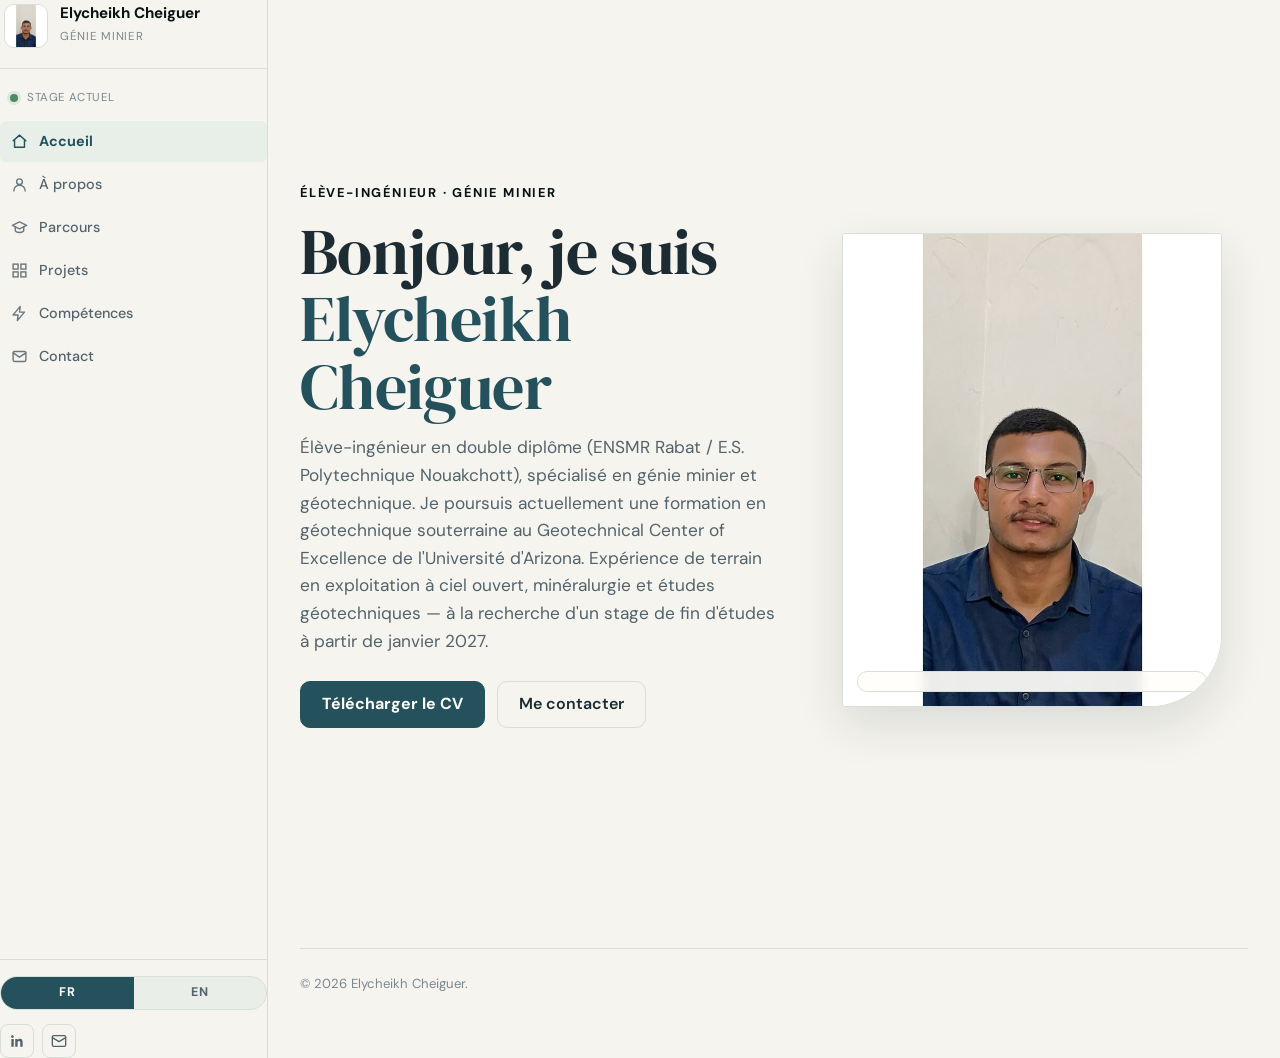
<file: index.html>
<!DOCTYPE html>
<html lang="fr">
<head>
<meta charset="UTF-8">
<meta name="viewport" content="width=device-width, initial-scale=1.0">
<title>Elycheikh Cheiguer - Portfolio</title>
<meta name="description" content="Portfolio d'Elycheikh Cheiguer, &eacute;l&egrave;ve-ing&eacute;nieur en g&eacute;nie minier - g&eacute;otechnique, exploitation mini&egrave;re et min&eacute;ralurgie.">
<link rel="icon" href="assets/img/headshot.jpg">
<link rel="stylesheet" href="https://cdn.jsdelivr.net/npm/bootstrap@5.3.3/dist/css/bootstrap.min.css">
<link rel="preconnect" href="https://fonts.googleapis.com">
<link rel="preconnect" href="https://fonts.gstatic.com" crossorigin>
<link href="https://fonts.googleapis.com/css2?family=DM+Sans:wght@400;500;600;700&family=DM+Serif+Display&display=swap" rel="stylesheet">
<link rel="stylesheet" href="style.css">
</head>
<body>
<div class="app-shell d-flex">
  <nav class="app-sidebar offcanvas-lg offcanvas-start" tabindex="-1" id="appSidebar" aria-label="Navigation principale">
    <div class="offcanvas-header d-lg-none">
      <h2 class="offcanvas-title">Menu</h2>
      <button type="button" class="btn-close" data-bs-dismiss="offcanvas" data-bs-target="#appSidebar" aria-label="Close"></button>
    </div>
    <div class="offcanvas-body sidebar-body">
      <a class="sidebar-brand" href="index.html">
        <img src="assets/img/headshot.jpg" alt="" class="sidebar-avatar" width="44" height="44">
        <span class="sidebar-brand-text"><strong>Elycheikh Cheiguer</strong><span data-i18n="sidebar.role">G&eacute;nie Minier</span></span>
      </a>
      <div class="sidebar-presence"><span class="presence-dot" aria-hidden="true"></span><span data-i18n="hero.badge.title">Stage actuel</span></div>
      <ul class="nav flex-column sidebar-nav">
        <li class="nav-item"><a class="nav-link active" data-nav href="index.html" aria-current="page"><svg width="17" height="17" viewBox="0 0 24 24" fill="none" stroke="currentColor" stroke-width="2" stroke-linecap="round" stroke-linejoin="round"><path d="M3 11l9-8 9 8"/><path d="M5 10v10h14V10"/></svg><span data-i18n="nav.home">Accueil</span></a></li>
        <li class="nav-item"><a class="nav-link" data-nav href="about.html"><svg width="17" height="17" viewBox="0 0 24 24" fill="none" stroke="currentColor" stroke-width="2" stroke-linecap="round" stroke-linejoin="round"><circle cx="12" cy="8" r="4"/><path d="M4 21c0-4.4 3.6-8 8-8s8 3.6 8 8"/></svg><span data-i18n="nav.about">&Agrave; propos</span></a></li>
        <li class="nav-item"><a class="nav-link" data-nav href="journey.html"><svg width="17" height="17" viewBox="0 0 24 24" fill="none" stroke="currentColor" stroke-width="2" stroke-linecap="round" stroke-linejoin="round"><path d="M2 9l10-5 10 5-10 5-10-5z"/><path d="M6 11v5c0 1.7 2.7 3 6 3s6-1.3 6-3v-5"/></svg><span data-i18n="nav.education">Parcours</span></a></li>
        <li class="nav-item"><a class="nav-link" data-nav href="projects.html"><svg width="17" height="17" viewBox="0 0 24 24" fill="none" stroke="currentColor" stroke-width="2"><rect x="3" y="3" width="7" height="7"/><rect x="14" y="3" width="7" height="7"/><rect x="14" y="14" width="7" height="7"/><rect x="3" y="14" width="7" height="7"/></svg><span data-i18n="nav.projects">Projets</span></a></li>
        <li class="nav-item"><a class="nav-link" data-nav href="skills.html"><svg width="17" height="17" viewBox="0 0 24 24" fill="none" stroke="currentColor" stroke-width="2" stroke-linecap="round" stroke-linejoin="round"><path d="M13 2L3 14h7l-1 8 10-12h-7l1-8z"/></svg><span data-i18n="nav.skills">Comp&eacute;tences</span></a></li>
        <li class="nav-item"><a class="nav-link" data-nav href="contact.html"><svg width="17" height="17" viewBox="0 0 24 24" fill="none" stroke="currentColor" stroke-width="2" stroke-linecap="round" stroke-linejoin="round"><rect x="3" y="5" width="18" height="14" rx="2"/><path d="M3 7l9 6 9-6"/></svg><span data-i18n="nav.contact">Contact</span></a></li>
      </ul>
      <div class="sidebar-footer">
        <div class="lang-toggle" role="group" aria-label="Language"><button type="button" data-lang-btn="fr">FR</button><button type="button" data-lang-btn="en">EN</button></div>
        <div class="sidebar-social">
          <a href="https://www.linkedin.com/in/elycheikh-cheiguer" target="_blank" rel="noopener noreferrer" aria-label="LinkedIn"><svg width="16" height="16" viewBox="0 0 24 24" fill="currentColor"><path d="M20.45 20.45h-3.56v-5.57c0-1.33-.02-3.04-1.85-3.04-1.86 0-2.14 1.45-2.14 2.94v5.67H9.34V9h3.41v1.56h.05c.48-.9 1.64-1.85 3.37-1.85 3.6 0 4.27 2.37 4.27 5.46v6.28zM5.34 7.43a2.07 2.07 0 1 1 0-4.13 2.07 2.07 0 0 1 0 4.13zM7.12 20.45H3.56V9h3.56v11.45z"/></svg></a>
          <a href="mailto:elycheikh.cheiguer@enim.ac.ma" aria-label="Email"><svg width="16" height="16" viewBox="0 0 24 24" fill="none" stroke="currentColor" stroke-width="2" stroke-linecap="round" stroke-linejoin="round"><rect x="2" y="4" width="20" height="16" rx="2"/><path d="M22 7l-10 6L2 7"/></svg></a>
        </div>
      </div>
    </div>
  </nav>
  <main class="app-main">
    <div class="topbar-mobile d-lg-none">
      <button type="button" class="hamburger-btn" data-bs-toggle="offcanvas" data-bs-target="#appSidebar" aria-controls="appSidebar" aria-label="Menu"><svg viewBox="0 0 24 24" width="20" height="20" fill="none" stroke="currentColor" stroke-width="2" stroke-linecap="round"><line x1="3" y1="6" x2="21" y2="6"/><line x1="3" y1="12" x2="21" y2="12"/><line x1="3" y1="18" x2="21" y2="18"/></svg></button>
      <span class="mobile-brand">Elycheikh Cheiguer</span>
    </div>
    <div class="content-wrap">
<section id="home" class="section hero">
        <div class="hero-text">
          <span class="hero-kicker" data-i18n="hero.kicker">Élève-ingénieur · Génie Minier</span>
          <h1>
            <span data-i18n="hero.title1">Bonjour, je suis</span><br>
            <span class="accent-ink">Elycheikh Cheiguer</span>
          </h1>
          <p class="hero-sub" data-i18n="hero.sub">Élève-ingénieur en double diplôme (ENSMR Rabat / E.S. Polytechnique Nouakchott), spécialisé en génie minier et géotechnique. Je poursuis actuellement une formation en géotechnique souterraine au Geotechnical Center of Excellence de l'Université d'Arizona. Expérience de terrain en exploitation à ciel ouvert, minéralurgie et études géotechniques — à la recherche d'un stage de fin d'études à partir de janvier 2027.</p>

          <div class="hero-cta">
            <a class="btn btn-accent" href="assets/cv/Elycheikh_Cheiguer_CV_FR.pdf" target="_blank" data-i18n="hero.cta.cv" data-cv-link>
              Télécharger le CV
            </a>
            <a class="btn btn-outline-ghost" href="contact.html" data-i18n="hero.cta.contact">Me contacter</a>
          </div>
        </div>

        <div class="hero-portrait-wrap">
          <div class="hero-portrait-frame">
            <img src="assets/img/headshot.jpg" alt="Portrait d'Elycheikh Cheiguer">
            <div class="hero-portrait-badge">
          
            </div>
          </div>
        </div>
      </section>
      <footer class="site-footer">
        <span>&copy; <span id="year"></span> Elycheikh Cheiguer.</span>
      </footer>
    </div>
  </main>
</div>
<script src="https://cdn.jsdelivr.net/npm/bootstrap@5.3.3/dist/js/bootstrap.bundle.min.js"></script>
<script src="script.js"></script>
</body>
</html>
</file>
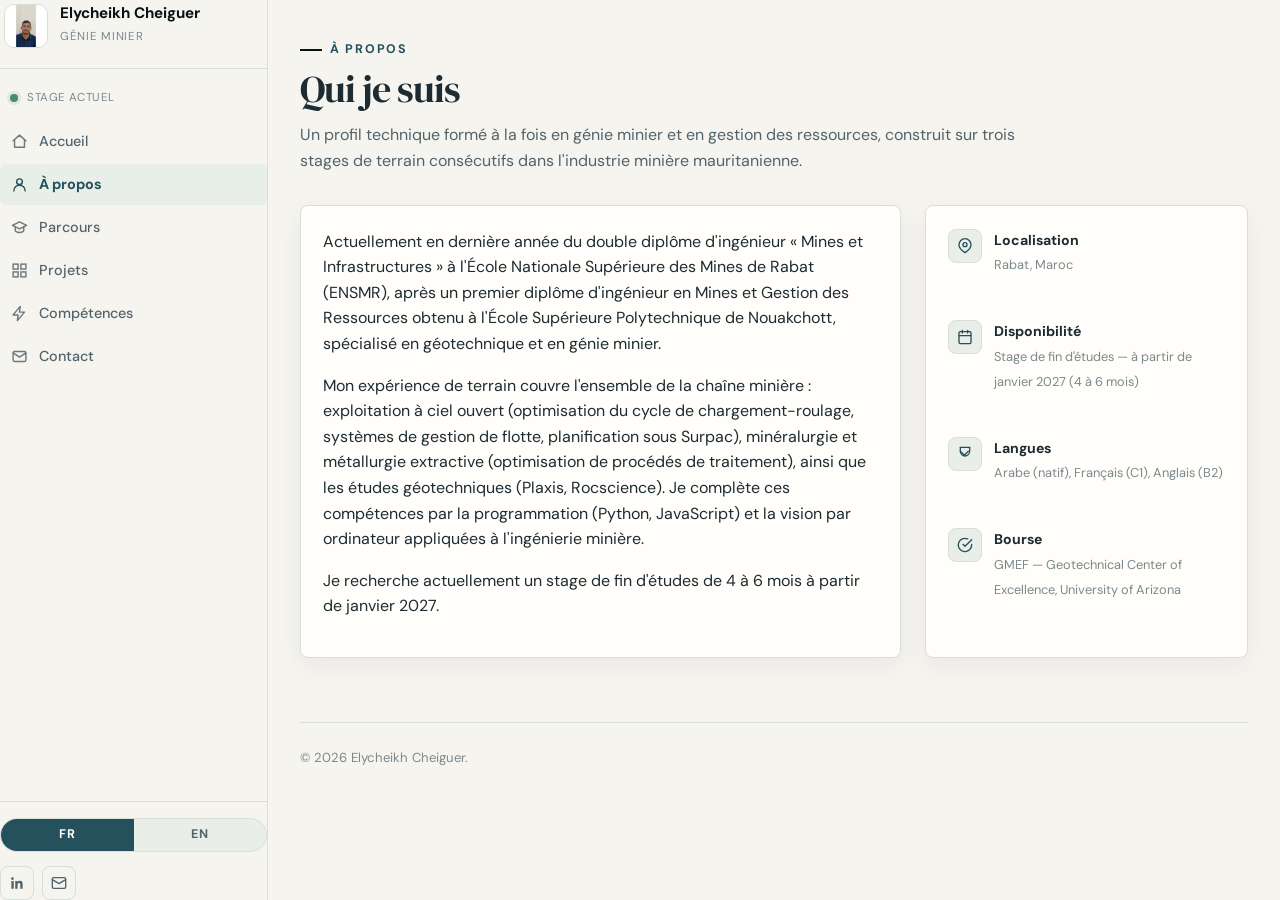
<file: about.html>
<!DOCTYPE html>
<html lang="fr">
<head>
<meta charset="UTF-8">
<meta name="viewport" content="width=device-width, initial-scale=1.0">
<title>Elycheikh Cheiguer - Portfolio</title>
<meta name="description" content="Portfolio d'Elycheikh Cheiguer, &eacute;l&egrave;ve-ing&eacute;nieur en g&eacute;nie minier - g&eacute;otechnique, exploitation mini&egrave;re et min&eacute;ralurgie.">
<link rel="icon" href="assets/img/headshot.jpg">
<link rel="stylesheet" href="https://cdn.jsdelivr.net/npm/bootstrap@5.3.3/dist/css/bootstrap.min.css">
<link rel="preconnect" href="https://fonts.googleapis.com">
<link rel="preconnect" href="https://fonts.gstatic.com" crossorigin>
<link href="https://fonts.googleapis.com/css2?family=DM+Sans:wght@400;500;600;700&family=DM+Serif+Display&display=swap" rel="stylesheet">
<link rel="stylesheet" href="style.css">
</head>
<body>
<div class="app-shell d-flex">
  <nav class="app-sidebar offcanvas-lg offcanvas-start" tabindex="-1" id="appSidebar" aria-label="Navigation principale">
    <div class="offcanvas-header d-lg-none">
      <h2 class="offcanvas-title">Menu</h2>
      <button type="button" class="btn-close" data-bs-dismiss="offcanvas" data-bs-target="#appSidebar" aria-label="Close"></button>
    </div>
    <div class="offcanvas-body sidebar-body">
      <a class="sidebar-brand" href="index.html">
        <img src="assets/img/headshot.jpg" alt="" class="sidebar-avatar" width="44" height="44">
        <span class="sidebar-brand-text"><strong>Elycheikh Cheiguer</strong><span data-i18n="sidebar.role">G&eacute;nie Minier</span></span>
      </a>
      <div class="sidebar-presence"><span class="presence-dot" aria-hidden="true"></span><span data-i18n="hero.badge.title">Stage actuel</span></div>
      <ul class="nav flex-column sidebar-nav">
        <li class="nav-item"><a class="nav-link" data-nav href="index.html"><svg width="17" height="17" viewBox="0 0 24 24" fill="none" stroke="currentColor" stroke-width="2" stroke-linecap="round" stroke-linejoin="round"><path d="M3 11l9-8 9 8"/><path d="M5 10v10h14V10"/></svg><span data-i18n="nav.home">Accueil</span></a></li>
        <li class="nav-item"><a class="nav-link active" data-nav href="about.html" aria-current="page"><svg width="17" height="17" viewBox="0 0 24 24" fill="none" stroke="currentColor" stroke-width="2" stroke-linecap="round" stroke-linejoin="round"><circle cx="12" cy="8" r="4"/><path d="M4 21c0-4.4 3.6-8 8-8s8 3.6 8 8"/></svg><span data-i18n="nav.about">&Agrave; propos</span></a></li>
        <li class="nav-item"><a class="nav-link" data-nav href="journey.html"><svg width="17" height="17" viewBox="0 0 24 24" fill="none" stroke="currentColor" stroke-width="2" stroke-linecap="round" stroke-linejoin="round"><path d="M2 9l10-5 10 5-10 5-10-5z"/><path d="M6 11v5c0 1.7 2.7 3 6 3s6-1.3 6-3v-5"/></svg><span data-i18n="nav.education">Parcours</span></a></li>
        <li class="nav-item"><a class="nav-link" data-nav href="projects.html"><svg width="17" height="17" viewBox="0 0 24 24" fill="none" stroke="currentColor" stroke-width="2"><rect x="3" y="3" width="7" height="7"/><rect x="14" y="3" width="7" height="7"/><rect x="14" y="14" width="7" height="7"/><rect x="3" y="14" width="7" height="7"/></svg><span data-i18n="nav.projects">Projets</span></a></li>
        <li class="nav-item"><a class="nav-link" data-nav href="skills.html"><svg width="17" height="17" viewBox="0 0 24 24" fill="none" stroke="currentColor" stroke-width="2" stroke-linecap="round" stroke-linejoin="round"><path d="M13 2L3 14h7l-1 8 10-12h-7l1-8z"/></svg><span data-i18n="nav.skills">Comp&eacute;tences</span></a></li>
        <li class="nav-item"><a class="nav-link" data-nav href="contact.html"><svg width="17" height="17" viewBox="0 0 24 24" fill="none" stroke="currentColor" stroke-width="2" stroke-linecap="round" stroke-linejoin="round"><rect x="3" y="5" width="18" height="14" rx="2"/><path d="M3 7l9 6 9-6"/></svg><span data-i18n="nav.contact">Contact</span></a></li>
      </ul>
      <div class="sidebar-footer">
        <div class="lang-toggle" role="group" aria-label="Language"><button type="button" data-lang-btn="fr">FR</button><button type="button" data-lang-btn="en">EN</button></div>
        <div class="sidebar-social">
          <a href="https://www.linkedin.com/in/elycheikh-cheiguer" target="_blank" rel="noopener noreferrer" aria-label="LinkedIn"><svg width="16" height="16" viewBox="0 0 24 24" fill="currentColor"><path d="M20.45 20.45h-3.56v-5.57c0-1.33-.02-3.04-1.85-3.04-1.86 0-2.14 1.45-2.14 2.94v5.67H9.34V9h3.41v1.56h.05c.48-.9 1.64-1.85 3.37-1.85 3.6 0 4.27 2.37 4.27 5.46v6.28zM5.34 7.43a2.07 2.07 0 1 1 0-4.13 2.07 2.07 0 0 1 0 4.13zM7.12 20.45H3.56V9h3.56v11.45z"/></svg></a>
          <a href="mailto:elycheikh.cheiguer@enim.ac.ma" aria-label="Email"><svg width="16" height="16" viewBox="0 0 24 24" fill="none" stroke="currentColor" stroke-width="2" stroke-linecap="round" stroke-linejoin="round"><rect x="2" y="4" width="20" height="16" rx="2"/><path d="M22 7l-10 6L2 7"/></svg></a>
        </div>
      </div>
    </div>
  </nav>
  <main class="app-main">
    <div class="topbar-mobile d-lg-none">
      <button type="button" class="hamburger-btn" data-bs-toggle="offcanvas" data-bs-target="#appSidebar" aria-controls="appSidebar" aria-label="Menu"><svg viewBox="0 0 24 24" width="20" height="20" fill="none" stroke="currentColor" stroke-width="2" stroke-linecap="round"><line x1="3" y1="6" x2="21" y2="6"/><line x1="3" y1="12" x2="21" y2="12"/><line x1="3" y1="18" x2="21" y2="18"/></svg></button>
      <span class="mobile-brand">Elycheikh Cheiguer</span>
    </div>
    <div class="content-wrap">
<section id="about" class="section reveal">
        <span class="section-eyebrow" data-i18n="about.eyebrow">À propos</span>
        <h2 class="section-title" data-i18n="about.title">Qui je suis</h2>
        <p class="section-lead" data-i18n="about.lead">Un profil technique formé à la fois en génie minier et en gestion des ressources, construit sur trois stages de terrain consécutifs dans l'industrie minière mauritanienne.</p>

        <div class="about-grid">
          <div class="card">
            <p data-i18n="about.p1">Actuellement en dernière année du double diplôme d'ingénieur « Mines et Infrastructures » à l'École Nationale Supérieure des Mines de Rabat (ENSMR), après un premier diplôme d'ingénieur en Mines et Gestion des Ressources obtenu à l'École Supérieure Polytechnique de Nouakchott, spécialisé en géotechnique et en génie minier.</p>
            <p data-i18n="about.p2">Mon expérience de terrain couvre l'ensemble de la chaîne minière : exploitation à ciel ouvert (optimisation du cycle de chargement-roulage, systèmes de gestion de flotte, planification sous Surpac), minéralurgie et métallurgie extractive (optimisation de procédés de traitement), ainsi que les études géotechniques (Plaxis, Rocscience). Je complète ces compétences par la programmation (Python, JavaScript) et la vision par ordinateur appliquées à l'ingénierie minière.</p>
            <p data-i18n="about.p3">Je recherche actuellement un stage de fin d'études de 4 à 6 mois à partir de janvier 2027.</p>
          </div>

          <div class="card fact-list">
            <div class="fact-item">
              <div class="ic"><svg width="16" height="16" viewBox="0 0 24 24" fill="none" stroke="currentColor" stroke-width="2" stroke-linecap="round" stroke-linejoin="round"><path d="M21 10c0 6-9 12-9 12S3 16 3 10a9 9 0 0 1 18 0z"/><circle cx="12" cy="10" r="3"/></svg></div>
              <div><b data-i18n="about.fact1.title">Localisation</b><span data-i18n="about.fact1.sub">Rabat, Maroc</span></div>
            </div>
            <div class="fact-item">
              <div class="ic"><svg width="16" height="16" viewBox="0 0 24 24" fill="none" stroke="currentColor" stroke-width="2" stroke-linecap="round" stroke-linejoin="round"><rect x="3" y="4" width="18" height="18" rx="2"/><path d="M16 2v4M8 2v4M3 10h18"/></svg></div>
              <div><b data-i18n="about.fact2.title">Disponibilité</b><span data-i18n="about.fact2.sub">Stage de fin d'études — à partir de janvier 2027 (4 à 6 mois)</span></div>
            </div>
            <div class="fact-item">
              <div class="ic"><svg width="16" height="16" viewBox="0 0 24 24" fill="none" stroke="currentColor" stroke-width="2" stroke-linecap="round" stroke-linejoin="round"><path d="M5 8l6 6 6-6"/><path d="M5 2h14"/><path d="M5 2v6a7 7 0 0 0 14 0V2"/></svg></div>
              <div><b data-i18n="about.fact3.title">Langues</b><span data-i18n="about.fact3.sub">Arabe (natif), Français (C1), Anglais (B2)</span></div>
            </div>
            <div class="fact-item">
              <div class="ic"><svg width="16" height="16" viewBox="0 0 24 24" fill="none" stroke="currentColor" stroke-width="2" stroke-linecap="round" stroke-linejoin="round"><path d="M22 11.08V12a10 10 0 1 1-5.93-9.14"/><path d="M22 4L12 14.01l-3-3"/></svg></div>
              <div><b data-i18n="about.fact4.title">Bourse</b><span data-i18n="about.fact4.sub">GMEF — Geotechnical Center of Excellence, University of Arizona</span></div>
            </div>
          </div>
        </div>
      </section>
      <footer class="site-footer">
        <span>&copy; <span id="year"></span> Elycheikh Cheiguer.</span>
      </footer>
    </div>
  </main>
</div>
<script src="https://cdn.jsdelivr.net/npm/bootstrap@5.3.3/dist/js/bootstrap.bundle.min.js"></script>
<script src="script.js"></script>
</body>
</html>
</file>
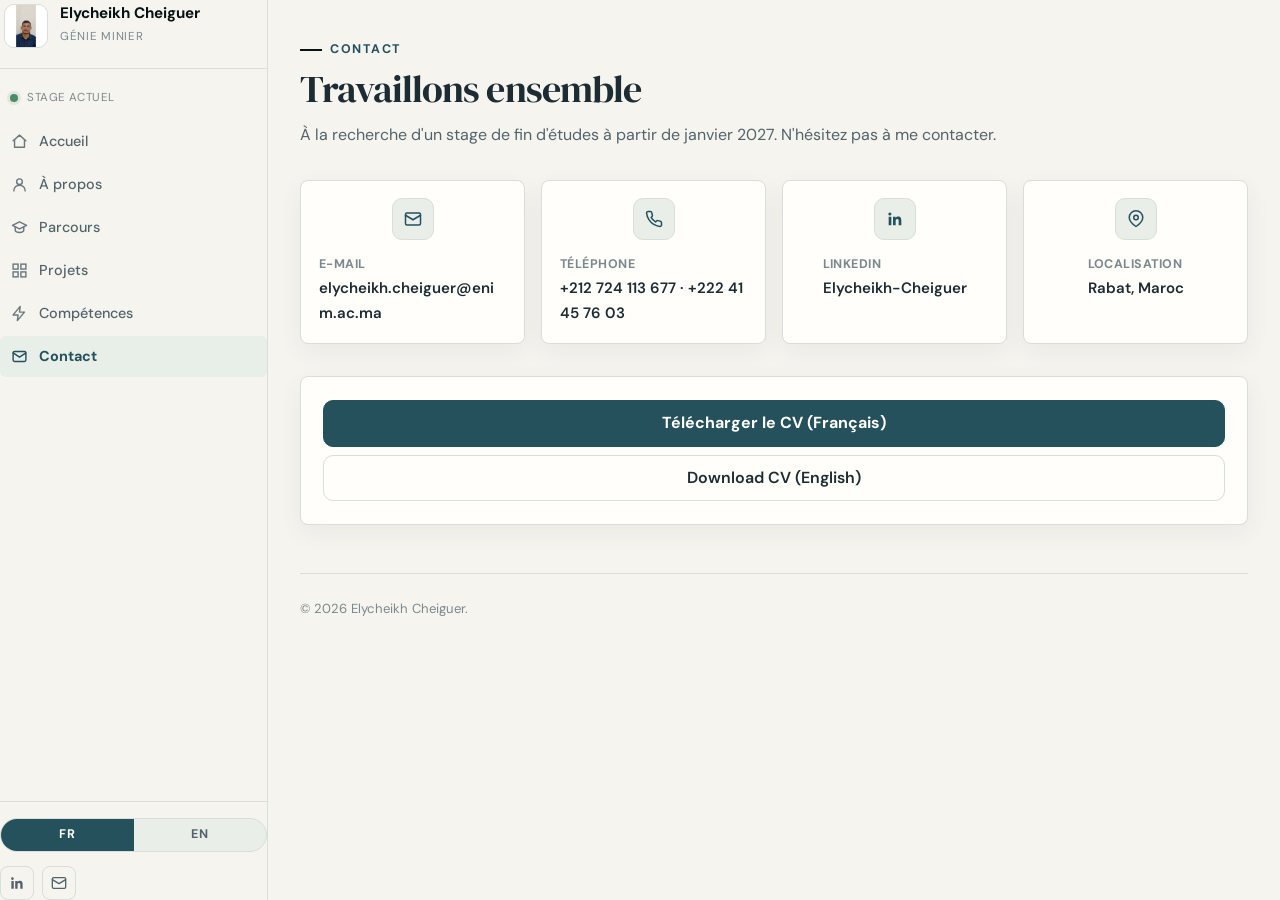
<file: contact.html>
<!DOCTYPE html>
<html lang="fr">
<head>
<meta charset="UTF-8">
<meta name="viewport" content="width=device-width, initial-scale=1.0">
<title>Elycheikh Cheiguer - Portfolio</title>
<meta name="description" content="Portfolio d'Elycheikh Cheiguer, &eacute;l&egrave;ve-ing&eacute;nieur en g&eacute;nie minier - g&eacute;otechnique, exploitation mini&egrave;re et min&eacute;ralurgie.">
<link rel="icon" href="assets/img/headshot.jpg">
<link rel="stylesheet" href="https://cdn.jsdelivr.net/npm/bootstrap@5.3.3/dist/css/bootstrap.min.css">
<link rel="preconnect" href="https://fonts.googleapis.com">
<link rel="preconnect" href="https://fonts.gstatic.com" crossorigin>
<link href="https://fonts.googleapis.com/css2?family=DM+Sans:wght@400;500;600;700&family=DM+Serif+Display&display=swap" rel="stylesheet">
<link rel="stylesheet" href="style.css">
</head>
<body>
<div class="app-shell d-flex">
  <nav class="app-sidebar offcanvas-lg offcanvas-start" tabindex="-1" id="appSidebar" aria-label="Navigation principale">
    <div class="offcanvas-header d-lg-none">
      <h2 class="offcanvas-title">Menu</h2>
      <button type="button" class="btn-close" data-bs-dismiss="offcanvas" data-bs-target="#appSidebar" aria-label="Close"></button>
    </div>
    <div class="offcanvas-body sidebar-body">
      <a class="sidebar-brand" href="index.html">
        <img src="assets/img/headshot.jpg" alt="" class="sidebar-avatar" width="44" height="44">
        <span class="sidebar-brand-text"><strong>Elycheikh Cheiguer</strong><span data-i18n="sidebar.role">G&eacute;nie Minier</span></span>
      </a>
      <div class="sidebar-presence"><span class="presence-dot" aria-hidden="true"></span><span data-i18n="hero.badge.title">Stage actuel</span></div>
      <ul class="nav flex-column sidebar-nav">
        <li class="nav-item"><a class="nav-link" data-nav href="index.html"><svg width="17" height="17" viewBox="0 0 24 24" fill="none" stroke="currentColor" stroke-width="2" stroke-linecap="round" stroke-linejoin="round"><path d="M3 11l9-8 9 8"/><path d="M5 10v10h14V10"/></svg><span data-i18n="nav.home">Accueil</span></a></li>
        <li class="nav-item"><a class="nav-link" data-nav href="about.html"><svg width="17" height="17" viewBox="0 0 24 24" fill="none" stroke="currentColor" stroke-width="2" stroke-linecap="round" stroke-linejoin="round"><circle cx="12" cy="8" r="4"/><path d="M4 21c0-4.4 3.6-8 8-8s8 3.6 8 8"/></svg><span data-i18n="nav.about">&Agrave; propos</span></a></li>
        <li class="nav-item"><a class="nav-link" data-nav href="journey.html"><svg width="17" height="17" viewBox="0 0 24 24" fill="none" stroke="currentColor" stroke-width="2" stroke-linecap="round" stroke-linejoin="round"><path d="M2 9l10-5 10 5-10 5-10-5z"/><path d="M6 11v5c0 1.7 2.7 3 6 3s6-1.3 6-3v-5"/></svg><span data-i18n="nav.education">Parcours</span></a></li>
        <li class="nav-item"><a class="nav-link" data-nav href="projects.html"><svg width="17" height="17" viewBox="0 0 24 24" fill="none" stroke="currentColor" stroke-width="2"><rect x="3" y="3" width="7" height="7"/><rect x="14" y="3" width="7" height="7"/><rect x="14" y="14" width="7" height="7"/><rect x="3" y="14" width="7" height="7"/></svg><span data-i18n="nav.projects">Projets</span></a></li>
        <li class="nav-item"><a class="nav-link" data-nav href="skills.html"><svg width="17" height="17" viewBox="0 0 24 24" fill="none" stroke="currentColor" stroke-width="2" stroke-linecap="round" stroke-linejoin="round"><path d="M13 2L3 14h7l-1 8 10-12h-7l1-8z"/></svg><span data-i18n="nav.skills">Comp&eacute;tences</span></a></li>
        <li class="nav-item"><a class="nav-link active" data-nav href="contact.html" aria-current="page"><svg width="17" height="17" viewBox="0 0 24 24" fill="none" stroke="currentColor" stroke-width="2" stroke-linecap="round" stroke-linejoin="round"><rect x="3" y="5" width="18" height="14" rx="2"/><path d="M3 7l9 6 9-6"/></svg><span data-i18n="nav.contact">Contact</span></a></li>
      </ul>
      <div class="sidebar-footer">
        <div class="lang-toggle" role="group" aria-label="Language"><button type="button" data-lang-btn="fr">FR</button><button type="button" data-lang-btn="en">EN</button></div>
        <div class="sidebar-social">
          <a href="https://www.linkedin.com/in/elycheikh-cheiguer" target="_blank" rel="noopener noreferrer" aria-label="LinkedIn"><svg width="16" height="16" viewBox="0 0 24 24" fill="currentColor"><path d="M20.45 20.45h-3.56v-5.57c0-1.33-.02-3.04-1.85-3.04-1.86 0-2.14 1.45-2.14 2.94v5.67H9.34V9h3.41v1.56h.05c.48-.9 1.64-1.85 3.37-1.85 3.6 0 4.27 2.37 4.27 5.46v6.28zM5.34 7.43a2.07 2.07 0 1 1 0-4.13 2.07 2.07 0 0 1 0 4.13zM7.12 20.45H3.56V9h3.56v11.45z"/></svg></a>
          <a href="mailto:elycheikh.cheiguer@enim.ac.ma" aria-label="Email"><svg width="16" height="16" viewBox="0 0 24 24" fill="none" stroke="currentColor" stroke-width="2" stroke-linecap="round" stroke-linejoin="round"><rect x="2" y="4" width="20" height="16" rx="2"/><path d="M22 7l-10 6L2 7"/></svg></a>
        </div>
      </div>
    </div>
  </nav>
  <main class="app-main">
    <div class="topbar-mobile d-lg-none">
      <button type="button" class="hamburger-btn" data-bs-toggle="offcanvas" data-bs-target="#appSidebar" aria-controls="appSidebar" aria-label="Menu"><svg viewBox="0 0 24 24" width="20" height="20" fill="none" stroke="currentColor" stroke-width="2" stroke-linecap="round"><line x1="3" y1="6" x2="21" y2="6"/><line x1="3" y1="12" x2="21" y2="12"/><line x1="3" y1="18" x2="21" y2="18"/></svg></button>
      <span class="mobile-brand">Elycheikh Cheiguer</span>
    </div>
    <div class="content-wrap">
<section id="contact" class="section reveal">
        <span class="section-eyebrow" data-i18n="contact.eyebrow">Contact</span>
        <h2 class="section-title" data-i18n="contact.title">Travaillons ensemble</h2>
        <p class="section-lead" data-i18n="contact.lead">À la recherche d'un stage de fin d'études à partir de janvier 2027. N'hésitez pas à me contacter.</p>

        <div class="contact-grid mb-3">
          <div class="card contact-card">
            <div class="ic"><svg width="18" height="18" viewBox="0 0 24 24" fill="none" stroke="currentColor" stroke-width="2" stroke-linecap="round" stroke-linejoin="round"><rect x="2" y="4" width="20" height="16" rx="2"/><path d="M22 7l-10 6L2 7"/></svg></div>
            <div>
              <b data-i18n="contact.email">E-mail</b>
              <a href="mailto:elycheikh.cheiguer@enim.ac.ma">elycheikh.cheiguer@enim.ac.ma</a>
            </div>
          </div>
          <div class="card contact-card">
            <div class="ic"><svg width="18" height="18" viewBox="0 0 24 24" fill="none" stroke="currentColor" stroke-width="2" stroke-linecap="round" stroke-linejoin="round"><path d="M22 16.92v3a2 2 0 0 1-2.18 2 19.8 19.8 0 0 1-8.63-3.07 19.5 19.5 0 0 1-6-6 19.8 19.8 0 0 1-3.07-8.67A2 2 0 0 1 4.11 2h3a2 2 0 0 1 2 1.72c.13.96.36 1.9.7 2.81a2 2 0 0 1-.45 2.11L8.09 9.91a16 16 0 0 0 6 6l1.27-1.27a2 2 0 0 1 2.11-.45c.9.34 1.85.57 2.81.7A2 2 0 0 1 22 16.92z"/></svg></div>
            <div>
              <b data-i18n="contact.phone">Téléphone</b>
              <span class="val">+212 724 113 677 · +222 41 45 76 03</span>
            </div>
          </div>
          <div class="card contact-card">
            <div class="ic"><svg width="18" height="18" viewBox="0 0 24 24" fill="currentColor"><path d="M20.45 20.45h-3.56v-5.57c0-1.33-.02-3.04-1.85-3.04-1.86 0-2.14 1.45-2.14 2.94v5.67H9.34V9h3.41v1.56h.05c.48-.9 1.64-1.85 3.37-1.85 3.6 0 4.27 2.37 4.27 5.46v6.28zM5.34 7.43a2.07 2.07 0 1 1 0-4.13 2.07 2.07 0 0 1 0 4.13zM7.12 20.45H3.56V9h3.56v11.45z"/></svg></div>
            <div>
              <b>LinkedIn</b>
              <a href="https://www.linkedin.com/in/elycheikh-cheiguer" target="_blank" rel="noopener">Elycheikh-Cheiguer</a>
            </div>
          </div>
          <div class="card contact-card">
            <div class="ic"><svg width="18" height="18" viewBox="0 0 24 24" fill="none" stroke="currentColor" stroke-width="2" stroke-linecap="round" stroke-linejoin="round"><path d="M21 10c0 6-9 12-9 12S3 16 3 10a9 9 0 0 1 18 0z"/><circle cx="12" cy="10" r="3"/></svg></div>
            <div>
              <b data-i18n="contact.location">Localisation</b>
              <span class="val" data-i18n="contact.location.val">Rabat, Maroc</span>
            </div>
          </div>
        </div>

        <div class="card d-flex flex-wrap gap-2">
          <a class="btn btn-accent" href="assets/cv/Elycheikh_Cheiguer_CV_FR.pdf" target="_blank" data-i18n="contact.cv.fr">Télécharger le CV (Français)</a>
          <a class="btn btn-outline-ghost" href="assets/cv/Elycheikh_Cheiguer_CV_EN.pdf" target="_blank" data-i18n="contact.cv.en">Download CV (English)</a>
        </div>
      </section>
      <footer class="site-footer">
        <span>&copy; <span id="year"></span> Elycheikh Cheiguer.</span>
       
      </footer>
    </div>
  </main>
</div>
<script src="https://cdn.jsdelivr.net/npm/bootstrap@5.3.3/dist/js/bootstrap.bundle.min.js"></script>
<script src="script.js"></script>
</body>
</html>
</file>
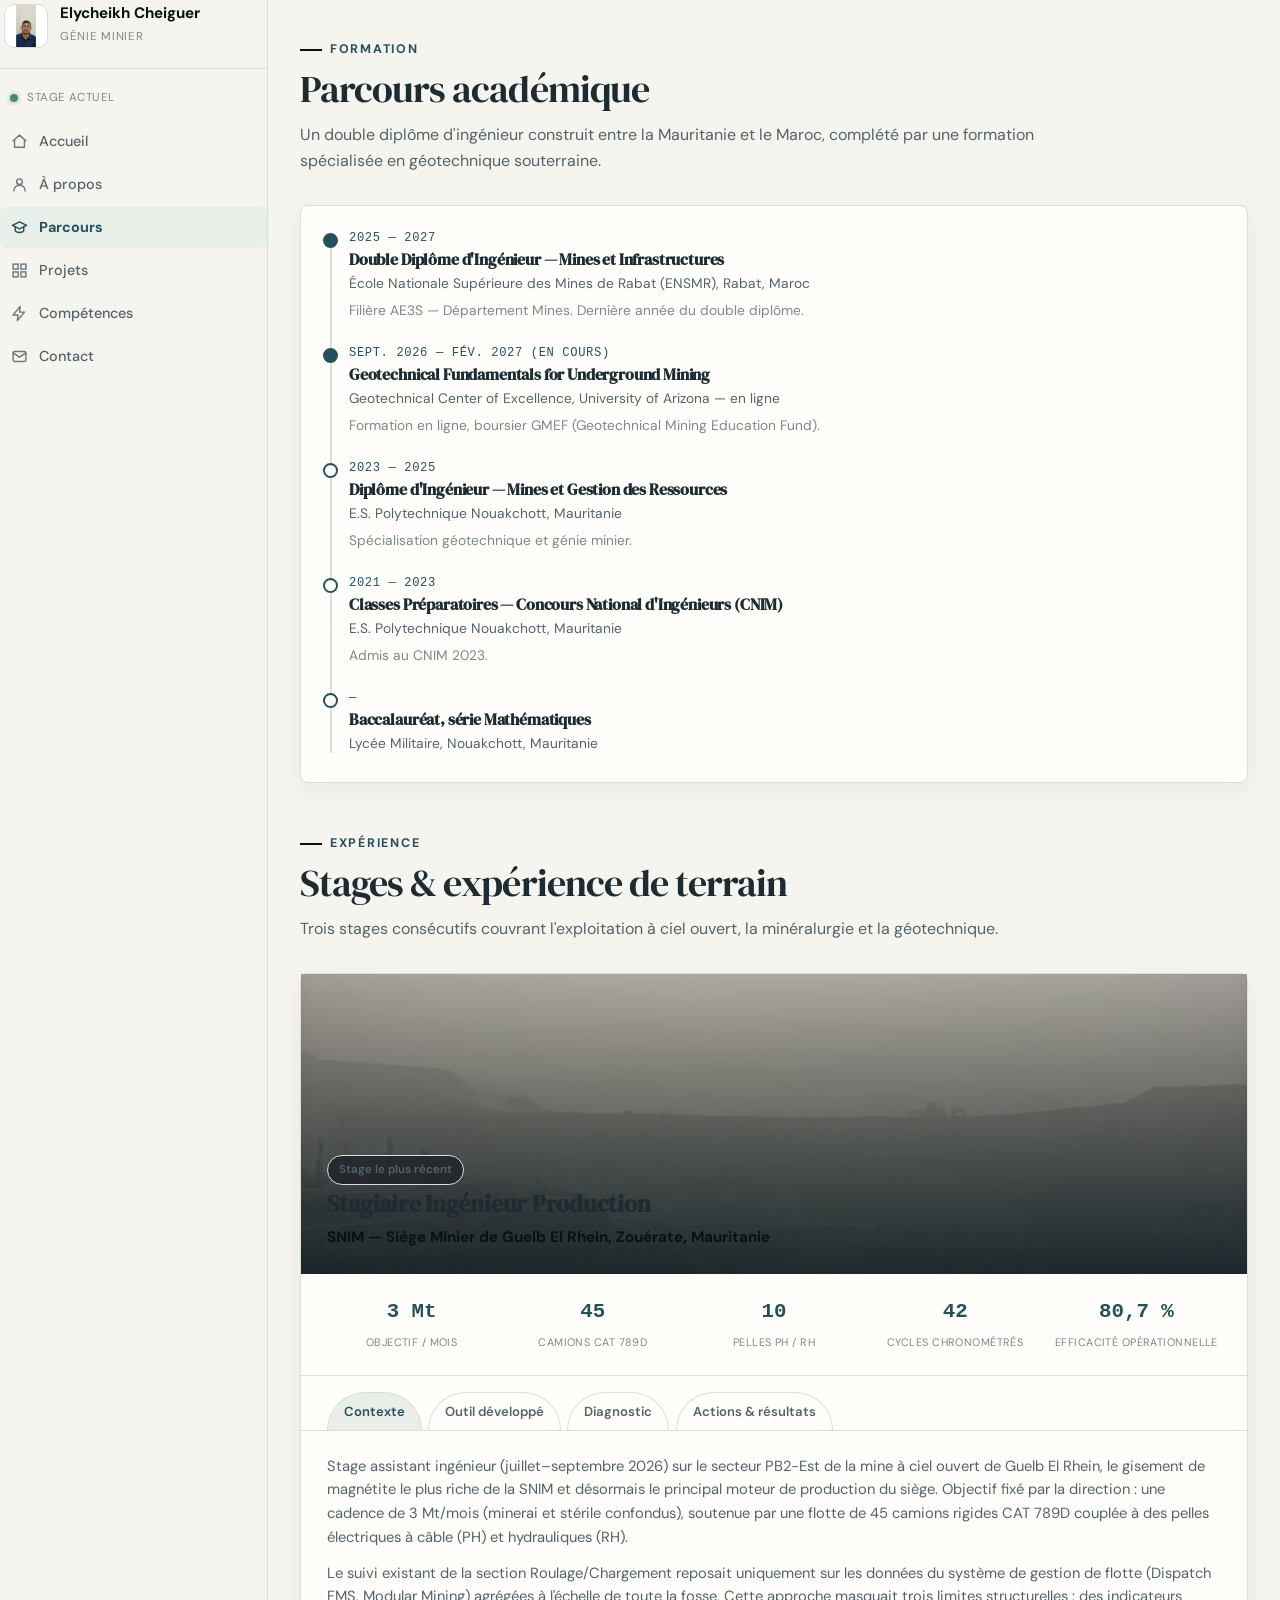
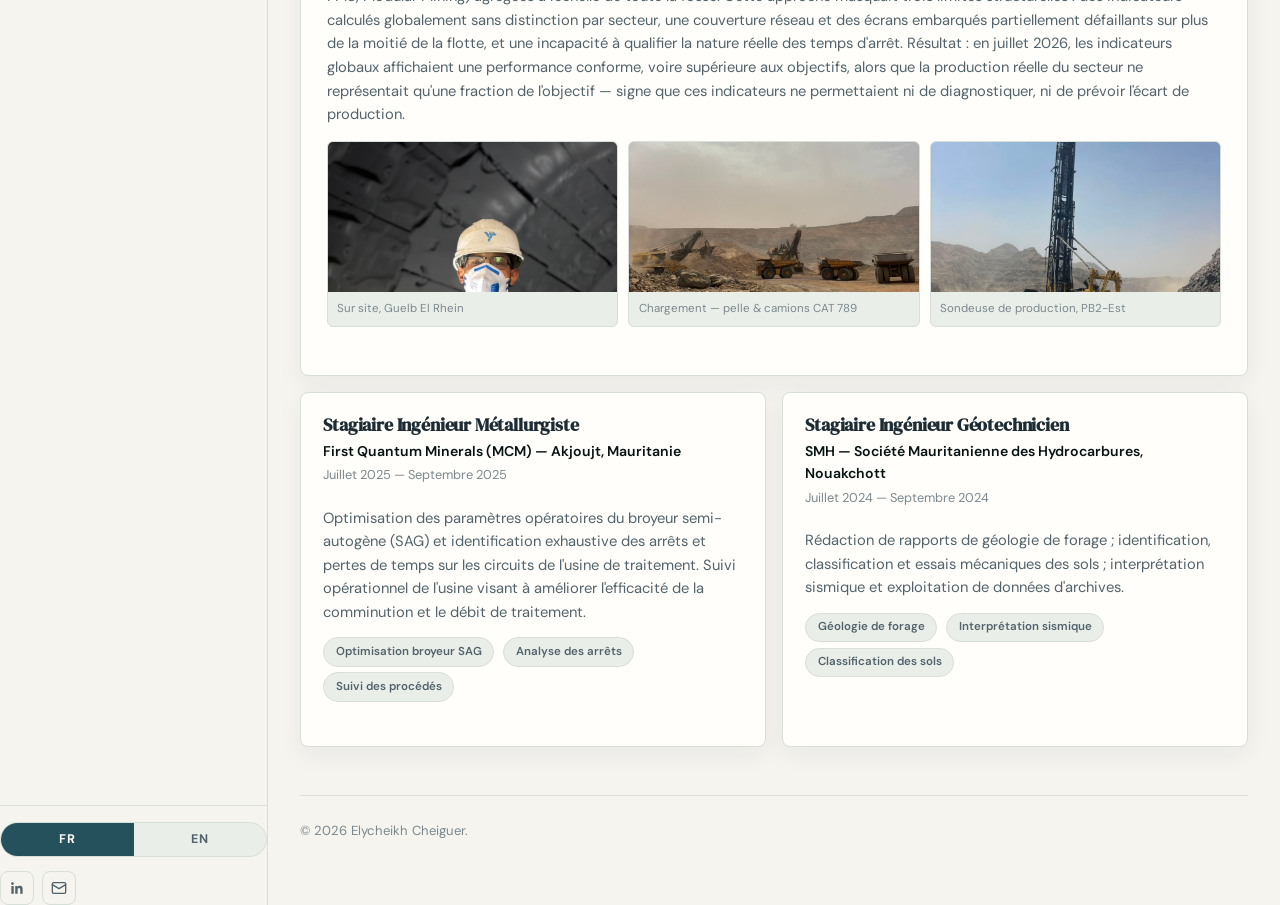
<file: journey.html>
<!DOCTYPE html>
<html lang="fr">
<head>
<meta charset="UTF-8">
<meta name="viewport" content="width=device-width, initial-scale=1.0">
<title>Elycheikh Cheiguer - Portfolio</title>
<meta name="description" content="Portfolio d'Elycheikh Cheiguer, &eacute;l&egrave;ve-ing&eacute;nieur en g&eacute;nie minier - g&eacute;otechnique, exploitation mini&egrave;re et min&eacute;ralurgie.">
<link rel="icon" href="assets/img/headshot.jpg">
<link rel="stylesheet" href="https://cdn.jsdelivr.net/npm/bootstrap@5.3.3/dist/css/bootstrap.min.css">
<link rel="preconnect" href="https://fonts.googleapis.com">
<link rel="preconnect" href="https://fonts.gstatic.com" crossorigin>
<link href="https://fonts.googleapis.com/css2?family=DM+Sans:wght@400;500;600;700&family=DM+Serif+Display&display=swap" rel="stylesheet">
<link rel="stylesheet" href="style.css">
</head>
<body>
<div class="app-shell d-flex">
  <nav class="app-sidebar offcanvas-lg offcanvas-start" tabindex="-1" id="appSidebar" aria-label="Navigation principale">
    <div class="offcanvas-header d-lg-none">
      <h2 class="offcanvas-title">Menu</h2>
      <button type="button" class="btn-close" data-bs-dismiss="offcanvas" data-bs-target="#appSidebar" aria-label="Close"></button>
    </div>
    <div class="offcanvas-body sidebar-body">
      <a class="sidebar-brand" href="index.html">
        <img src="assets/img/headshot.jpg" alt="" class="sidebar-avatar" width="44" height="44">
        <span class="sidebar-brand-text"><strong>Elycheikh Cheiguer</strong><span data-i18n="sidebar.role">G&eacute;nie Minier</span></span>
      </a>
      <div class="sidebar-presence"><span class="presence-dot" aria-hidden="true"></span><span data-i18n="hero.badge.title">Stage actuel</span></div>
      <ul class="nav flex-column sidebar-nav">
        <li class="nav-item"><a class="nav-link" data-nav href="index.html"><svg width="17" height="17" viewBox="0 0 24 24" fill="none" stroke="currentColor" stroke-width="2" stroke-linecap="round" stroke-linejoin="round"><path d="M3 11l9-8 9 8"/><path d="M5 10v10h14V10"/></svg><span data-i18n="nav.home">Accueil</span></a></li>
        <li class="nav-item"><a class="nav-link" data-nav href="about.html"><svg width="17" height="17" viewBox="0 0 24 24" fill="none" stroke="currentColor" stroke-width="2" stroke-linecap="round" stroke-linejoin="round"><circle cx="12" cy="8" r="4"/><path d="M4 21c0-4.4 3.6-8 8-8s8 3.6 8 8"/></svg><span data-i18n="nav.about">&Agrave; propos</span></a></li>
        <li class="nav-item"><a class="nav-link active" data-nav href="journey.html" aria-current="page"><svg width="17" height="17" viewBox="0 0 24 24" fill="none" stroke="currentColor" stroke-width="2" stroke-linecap="round" stroke-linejoin="round"><path d="M2 9l10-5 10 5-10 5-10-5z"/><path d="M6 11v5c0 1.7 2.7 3 6 3s6-1.3 6-3v-5"/></svg><span data-i18n="nav.education">Parcours</span></a></li>
        <li class="nav-item"><a class="nav-link" data-nav href="projects.html"><svg width="17" height="17" viewBox="0 0 24 24" fill="none" stroke="currentColor" stroke-width="2"><rect x="3" y="3" width="7" height="7"/><rect x="14" y="3" width="7" height="7"/><rect x="14" y="14" width="7" height="7"/><rect x="3" y="14" width="7" height="7"/></svg><span data-i18n="nav.projects">Projets</span></a></li>
        <li class="nav-item"><a class="nav-link" data-nav href="skills.html"><svg width="17" height="17" viewBox="0 0 24 24" fill="none" stroke="currentColor" stroke-width="2" stroke-linecap="round" stroke-linejoin="round"><path d="M13 2L3 14h7l-1 8 10-12h-7l1-8z"/></svg><span data-i18n="nav.skills">Comp&eacute;tences</span></a></li>
        <li class="nav-item"><a class="nav-link" data-nav href="contact.html"><svg width="17" height="17" viewBox="0 0 24 24" fill="none" stroke="currentColor" stroke-width="2" stroke-linecap="round" stroke-linejoin="round"><rect x="3" y="5" width="18" height="14" rx="2"/><path d="M3 7l9 6 9-6"/></svg><span data-i18n="nav.contact">Contact</span></a></li>
      </ul>
      <div class="sidebar-footer">
        <div class="lang-toggle" role="group" aria-label="Language"><button type="button" data-lang-btn="fr">FR</button><button type="button" data-lang-btn="en">EN</button></div>
        <div class="sidebar-social">
          <a href="https://www.linkedin.com/in/elycheikh-cheiguer" target="_blank" rel="noopener noreferrer" aria-label="LinkedIn"><svg width="16" height="16" viewBox="0 0 24 24" fill="currentColor"><path d="M20.45 20.45h-3.56v-5.57c0-1.33-.02-3.04-1.85-3.04-1.86 0-2.14 1.45-2.14 2.94v5.67H9.34V9h3.41v1.56h.05c.48-.9 1.64-1.85 3.37-1.85 3.6 0 4.27 2.37 4.27 5.46v6.28zM5.34 7.43a2.07 2.07 0 1 1 0-4.13 2.07 2.07 0 0 1 0 4.13zM7.12 20.45H3.56V9h3.56v11.45z"/></svg></a>
          <a href="mailto:elycheikh.cheiguer@enim.ac.ma" aria-label="Email"><svg width="16" height="16" viewBox="0 0 24 24" fill="none" stroke="currentColor" stroke-width="2" stroke-linecap="round" stroke-linejoin="round"><rect x="2" y="4" width="20" height="16" rx="2"/><path d="M22 7l-10 6L2 7"/></svg></a>
        </div>
      </div>
    </div>
  </nav>
  <main class="app-main">
    <div class="topbar-mobile d-lg-none">
      <button type="button" class="hamburger-btn" data-bs-toggle="offcanvas" data-bs-target="#appSidebar" aria-controls="appSidebar" aria-label="Menu"><svg viewBox="0 0 24 24" width="20" height="20" fill="none" stroke="currentColor" stroke-width="2" stroke-linecap="round"><line x1="3" y1="6" x2="21" y2="6"/><line x1="3" y1="12" x2="21" y2="12"/><line x1="3" y1="18" x2="21" y2="18"/></svg></button>
      <span class="mobile-brand">Elycheikh Cheiguer</span>
    </div>
    <div class="content-wrap">
<section id="education" class="section reveal">
        <span class="section-eyebrow" data-i18n="edu.eyebrow">Formation</span>
        <h2 class="section-title" data-i18n="edu.title">Parcours académique</h2>
        <p class="section-lead" data-i18n="edu.lead">Un double diplôme d'ingénieur construit entre la Mauritanie et le Maroc, complété par une formation spécialisée en géotechnique souterraine.</p>

        <div class="card">
          <div class="timeline">

            <div class="timeline-item is-current">
              <div class="timeline-date">2025 — 2027</div>
              <h3 data-i18n="edu.item1.title">Double Diplôme d'Ingénieur — Mines et Infrastructures</h3>
              <div class="org" data-i18n="edu.item1.org">École Nationale Supérieure des Mines de Rabat (ENSMR), Rabat, Maroc</div>
              <p data-i18n="edu.item1.desc">Filière AE3S — Département Mines. Dernière année du double diplôme.</p>
            </div>

            <div class="timeline-item is-current">
              <div class="timeline-date" data-i18n="edu.item2.date">Sept. 2026 — Fév. 2027 (en cours)</div>
              <h3 data-i18n="edu.item2.title">Geotechnical Fundamentals for Underground Mining</h3>
              <div class="org" data-i18n="edu.item2.org">Geotechnical Center of Excellence, University of Arizona — en ligne</div>
              <p data-i18n="edu.item2.desc">Formation en ligne, boursier GMEF (Geotechnical Mining Education Fund).</p>
            </div>

            <div class="timeline-item">
              <div class="timeline-date">2023 — 2025</div>
              <h3 data-i18n="edu.item3.title">Diplôme d'Ingénieur — Mines et Gestion des Ressources</h3>
              <div class="org" data-i18n="edu.item3.org">E.S. Polytechnique Nouakchott, Mauritanie</div>
              <p data-i18n="edu.item3.desc">Spécialisation géotechnique et génie minier.</p>
            </div>

            <div class="timeline-item">
              <div class="timeline-date">2021 — 2023</div>
              <h3 data-i18n="edu.item4.title">Classes Préparatoires — Concours National d'Ingénieurs (CNIM)</h3>
              <div class="org" data-i18n="edu.item4.org">E.S. Polytechnique Nouakchott, Mauritanie</div>
              <p data-i18n="edu.item4.desc">Admis au CNIM 2023.</p>
            </div>

            <div class="timeline-item">
              <div class="timeline-date" data-i18n="edu.item5.date">—</div>
              <h3 data-i18n="edu.item5.title">Baccalauréat, série Mathématiques</h3>
              <div class="org" data-i18n="edu.item5.org">Lycée Militaire, Nouakchott, Mauritanie</div>
            </div>

          </div>
        </div>
      </section>

<section id="experience" class="section reveal">
        <span class="section-eyebrow" data-i18n="exp.eyebrow">Expérience</span>
        <h2 class="section-title" data-i18n="exp.title">Stages & expérience de terrain</h2>
        <p class="section-lead" data-i18n="exp.lead">Trois stages consécutifs couvrant l'exploitation à ciel ouvert, la minéralurgie et la géotechnique.</p>

        <!-- ===== FEATURED: SNIM case study ===== -->
        <article class="card case-study">
          <div class="case-hero" style="background-image:url('assets/img/hero-pit.jpg');">
            <div class="case-hero-content">
              <span class="badge-pill" data-i18n="exp.snim.badge">Stage le plus récent</span>
              <h3 data-i18n="exp.snim.title">Stagiaire Ingénieur Production</h3>
              <div class="org" data-i18n="exp.snim.org">SNIM — Siège Minier de Guelb El Rhein, Zouérate, Mauritanie</div>
            </div>
          </div>

          <div class="case-stats">
            <div class="case-stat"><b>3 Mt</b><span data-i18n="exp.snim.stat1">Objectif / mois</span></div>
            <div class="case-stat"><b>45</b><span data-i18n="exp.snim.stat2">Camions CAT 789D</span></div>
            <div class="case-stat"><b>10</b><span data-i18n="exp.snim.stat3">Pelles PH / RH</span></div>
            <div class="case-stat"><b>42</b><span data-i18n="exp.snim.stat4">Cycles chronométrés</span></div>
            <div class="case-stat"><b>80,7 %</b><span data-i18n="exp.snim.stat5">Efficacité opérationnelle</span></div>
          </div>

          <div class="case-nav" role="tablist">
            <button class="case-nav-btn active" data-case-tab="context" type="button" data-i18n="exp.snim.tab1">Contexte</button>
            <button class="case-nav-btn" data-case-tab="tool" type="button" data-i18n="exp.snim.tab2">Outil développé</button>
            <button class="case-nav-btn" data-case-tab="diagnosis" type="button" data-i18n="exp.snim.tab3">Diagnostic</button>
            <button class="case-nav-btn" data-case-tab="actions" type="button" data-i18n="exp.snim.tab4">Actions &amp; résultats</button>
          </div>

          <!-- PANE 1 — CONTEXT -->
          <div class="case-pane active" data-case-pane="context">
            <p data-i18n="exp.snim.ctx.p1">Stage assistant ingénieur (juillet–septembre 2026) sur le secteur PB2-Est de la mine à ciel ouvert de Guelb El Rhein, le gisement de magnétite le plus riche de la SNIM et désormais le principal moteur de production du siège. Objectif fixé par la direction : une cadence de 3 Mt/mois (minerai et stérile confondus), soutenue par une flotte de 45 camions rigides CAT 789D couplée à des pelles électriques à câble (PH) et hydrauliques (RH).</p>
            <p data-i18n="exp.snim.ctx.p2">Le suivi existant de la section Roulage/Chargement reposait uniquement sur les données du système de gestion de flotte (Dispatch FMS, Modular Mining) agrégées à l'échelle de toute la fosse. Cette approche masquait trois limites structurelles : des indicateurs calculés globalement sans distinction par secteur, une couverture réseau et des écrans embarqués partiellement défaillants sur plus de la moitié de la flotte, et une incapacité à qualifier la nature réelle des temps d'arrêt. Résultat : en juillet 2026, les indicateurs globaux affichaient une performance conforme, voire supérieure aux objectifs, alors que la production réelle du secteur ne représentait qu'une fraction de l'objectif — signe que ces indicateurs ne permettaient ni de diagnostiquer, ni de prévoir l'écart de production.</p>
            <div class="case-gallery">
              <figure><img src="assets/img/snim-ppe.jpg" alt="Sur le site de la SNIM, Guelb El Rhein"><figcaption data-i18n="exp.snim.gal1">Sur site, Guelb El Rhein</figcaption></figure>
              <figure><img src="assets/img/snim-loading.jpg" alt="Pelle électrique et camions CAT 789 en chargement"><figcaption data-i18n="exp.snim.gal2">Chargement — pelle &amp; camions CAT 789</figcaption></figure>
              <figure><img src="assets/img/snim-drill.jpg" alt="Sondeuse de production en opération"><figcaption data-i18n="exp.snim.gal3">Sondeuse de production, PB2-Est</figcaption></figure>
            </div>
          </div>

          <!-- PANE 2 — TOOL -->
          <div class="case-pane" data-case-pane="tool">
            <h4 data-i18n="exp.snim.tool.h1">Chrono Cycle Camion — plateforme de mesure développée pendant le stage</h4>
            <p data-i18n="exp.snim.tool.p1">Face aux limites du dispatching automatique, j'ai conçu et déployé sur le terrain une plateforme de chronométrage dédiée, baptisée <strong>Chrono Cycle Camion</strong>, afin de mesurer objectivement les temps de cycle réels des camions et les retards opérationnels qui les composent. L'interface (HTML/CSS avec Bootstrap, JavaScript) permet d'enregistrer, étape par étape, le cycle complet d'un camion — chargement, trajet chargé, bennage, trajet à vide — avec un traitement des données en Python côté back-end et une consolidation dans un fichier Excel exploitable statistiquement.</p>
            <p data-i18n="exp.snim.tool.p2">La collecte a nécessité une présence physique prolongée sur le terrain, y compris de nuit, afin de couvrir l'ensemble des conditions d'exploitation (relève, éclairage, trafic) susceptibles d'influencer les temps de cycle. Le tableau de bord intégré calcule automatiquement les indicateurs clés (ACT moyen, efficacité opérationnelle TCT/ACT, tonnage total) ainsi qu'un diagramme de Pareto des causes de retard, outil central du diagnostic présenté dans l'onglet suivant.</p>
            <div class="case-gallery">
              <figure><img src="assets/img/chrono-ui.jpg" alt="Interface de la plateforme Chrono Cycle Camion"><figcaption data-i18n="exp.snim.gal4">Interface de saisie — Chrono Cycle Camion</figcaption></figure>
              <figure><img src="assets/img/snim-cabin.jpg" alt="Terminal Dispatch embarqué en cabine de camion"><figcaption data-i18n="exp.snim.gal5">Poste de conduite — terminal Dispatch embarqué</figcaption></figure>
            </div>
            <div>
              <span class="tool-chip">HTML5 / CSS3 / Bootstrap</span>
              <span class="tool-chip">JavaScript</span>
              <span class="tool-chip">Python</span>
              <span class="tool-chip">Excel</span>
              <span class="tool-chip">Surpac</span>
              <span class="tool-chip" data-i18n="exp.snim.tool.chip1">Dispatch / Modular Mining FMS</span>
            </div>
          </div>

          <!-- PANE 3 — DIAGNOSIS -->
          <div class="case-pane" data-case-pane="diagnosis">
            <p data-i18n="exp.snim.diag.p1">Sur 42 cycles chronométrés, le temps de cycle réel moyen (ACT) atteint 37 min 17 s pour un temps de cycle théorique (TCT) calculé à partir de la géométrie exacte des pistes (Surpac) de 17 min 53 s — une perte moyenne de plus de 8 minutes par cycle. Le diagramme de Pareto des retards détaillés fait ressortir trois causes qui concentrent, à elles seules, 80 % des pertes de temps cumulées :</p>
            <div class="pareto">
              <div class="pareto-col"><span class="pareto-pct">45%</span><div class="pareto-bar" style="height:90%"></div><span class="pareto-label">TQL</span></div>
              <div class="pareto-col"><span class="pareto-pct">23%</span><div class="pareto-bar" style="height:46%"></div><span class="pareto-label">TQT</span></div>
              <div class="pareto-col"><span class="pareto-pct">14%</span><div class="pareto-bar" style="height:28%"></div><span class="pareto-label">TFD</span></div>
              <div class="pareto-col"><span class="pareto-pct">5%</span><div class="pareto-bar" style="height:10%"></div><span class="pareto-label">TGW-R2</span></div>
              <div class="pareto-col"><span class="pareto-pct">4%</span><div class="pareto-bar" style="height:8%"></div><span class="pareto-label">TSD2+DCC</span></div>
              <div class="pareto-col"><span class="pareto-pct">3%</span><div class="pareto-bar" style="height:6%"></div><span class="pareto-label">TGW-R</span></div>
              <div class="pareto-col"><span class="pareto-pct">3%</span><div class="pareto-bar" style="height:6%"></div><span class="pareto-label">TGW-C2</span></div>
              <div class="pareto-col"><span class="pareto-pct">2%</span><div class="pareto-bar" style="height:4%"></div><span class="pareto-label">TGW-C</span></div>
            </div>
            <ul>
              <li data-i18n="exp.snim.diag.li1"><strong>TQL — temps de queue au chargement (45 %) :</strong> présent dans 31 des 41 cycles valides. Cause première identifiée : défaillance du dispatching automatique (couverture réseau incomplète, écrans embarqués en panne sur plus de 50 % de la flotte), aggravée par l'hétérogénéité mécanique des pelles — la pelle PH5, dégradée, immobilisait le couple pelle-camion près du double du temps d'une pelle en bon état.</li>
              <li data-i18n="exp.snim.diag.li2"><strong>TQT — temps de queue au bennage (23 %) :</strong> lié au même mécanisme de file d'attente côté concasseurs (CC1/CC2), amplifié par leurs arrêts inopinés.</li>
              <li data-i18n="exp.snim.diag.li3"><strong>TGW-R — cédez-le-passage en ligne droite :</strong> cause directement géométrique. La largeur mesurée des rampes en lacet (22 à 34 m) descend, sur une portion significative du tracé, sous le minimum requis pour un croisement bidirectionnel (≈ 30 m pour un CAT 789D), contraignant les camions à s'arrêter pour se céder le passage.</li>
              <li data-i18n="exp.snim.diag.li4"><strong>Retards liés à la vitesse :</strong> résistance au roulement recalibrée à partir des pentes réelles (2,2 à 3,4 % selon la rampe, contre 2 % en piste idéale), couche de roulement non compactée, et effet de convoi causé par des camions vieillissants plafonnant à 60–85 % de leur puissance nominale.</li>
            </ul>
          </div>

          <!-- PANE 4 — ACTIONS -->
          <div class="case-pane" data-case-pane="actions">
            <p data-i18n="exp.snim.act.p1">Pour chaque cause identifiée, j'ai chiffré l'impact attendu d'une action corrective ciblée, à partir des données mesurées sur le terrain :</p>
            <ul>
              <li data-i18n="exp.snim.act.li1"><strong>Double spotting au chargement :</strong> faire chevaucher la manœuvre de mise en position du camion suivant avec le chargement en cours élimine le TST du chemin critique — gain démontré de 5,6 min sur une file de 6 camions.</li>
              <li data-i18n="exp.snim.act.li2"><strong>Fiabilisation de la pelle PH5 :</strong> ramener son temps de chargement au niveau des pelles PH9/PH10 réduit le TQL en 6<sup>e</sup> position de 26,4 à 13,75 min, soit un gain de 12,65 min par camion affecté.</li>
              <li data-i18n="exp.snim.act.li3"><strong>Équilibrage actif du dispatching entre concasseurs :</strong> répartir le flux entre CC1 et CC2 plutôt que de laisser le dispatching orienter les camions indifféremment réduit le TQT d'environ 60 % pour une file de 6 camions.</li>
              <li data-i18n="exp.snim.act.li4"><strong>Élargissement des pistes en lacet :</strong> porter la largeur à ≥ 30 m sur l'ensemble du tracé éliminerait, en théorie, la totalité du TGW-R mesuré — soit 17,3 s par cycle en moyenne.</li>
              <li data-i18n="exp.snim.act.li5"><strong>Réhabilitation de la couche de roulement :</strong> ramener la résistance au roulement à ≤ 2 % (mélange stérile concassé + sable, CBR &gt; 80, compactage &gt; 95 %) et remettre en état les camions plafonnés en puissance.</li>
            </ul>
            <div class="quote-block" data-i18n="exp.snim.act.quote">« La démarche actuelle permet de constater l'écart de production, mais pas de diagnostiquer avec précision la part imputable aux pertes opérationnelles du cycle de roulage/chargement — c'est de ce constat qu'est né le sujet du stage. »</div>
          </div>

        </article>

        <!-- ===== OTHER EXPERIENCES ===== -->
        <div class="row g-3">
          <div class="col-md-6">
            <article class="card exp-card h-100">
              <div class="exp-head">
                <div>
                  <h3 data-i18n="exp.fqm.title">Stagiaire Ingénieur Métallurgiste</h3>
                  <div class="org" data-i18n="exp.fqm.org">First Quantum Minerals (MCM) — Akjoujt, Mauritanie</div>
                  <div class="meta" data-i18n="exp.fqm.meta">Juillet 2025 — Septembre 2025</div>
                </div>
              </div>
              <div class="exp-body">
                <p data-i18n="exp.fqm.desc">Optimisation des paramètres opératoires du broyeur semi-autogène (SAG) et identification exhaustive des arrêts et pertes de temps sur les circuits de l'usine de traitement. Suivi opérationnel de l'usine visant à améliorer l'efficacité de la comminution et le débit de traitement.</p>
                <div>
                  <span class="badge-pill" data-i18n="exp.fqm.tag1">Optimisation broyeur SAG</span>
                  <span class="badge-pill" data-i18n="exp.fqm.tag2">Analyse des arrêts</span>
                  <span class="badge-pill" data-i18n="exp.fqm.tag3">Suivi des procédés</span>
                </div>
              </div>
            </article>
          </div>
          <div class="col-md-6">
            <article class="card exp-card h-100">
              <div class="exp-head">
                <div>
                  <h3 data-i18n="exp.smh.title">Stagiaire Ingénieur Géotechnicien</h3>
                  <div class="org" data-i18n="exp.smh.org">SMH — Société Mauritanienne des Hydrocarbures, Nouakchott</div>
                  <div class="meta" data-i18n="exp.smh.meta">Juillet 2024 — Septembre 2024</div>
                </div>
              </div>
              <div class="exp-body">
                <p data-i18n="exp.smh.desc">Rédaction de rapports de géologie de forage ; identification, classification et essais mécaniques des sols ; interprétation sismique et exploitation de données d'archives.</p>
                <div>
                  <span class="badge-pill" data-i18n="exp.smh.tag1">Géologie de forage</span>
                  <span class="badge-pill" data-i18n="exp.smh.tag2">Interprétation sismique</span>
                  <span class="badge-pill" data-i18n="exp.smh.tag3">Classification des sols</span>
                </div>
              </div>
            </article>
          </div>
        </div>
      </section>
      <footer class="site-footer">
        <span>&copy; <span id="year"></span> Elycheikh Cheiguer.</span>
        
      </footer>
    </div>
  </main>
</div>
<script src="https://cdn.jsdelivr.net/npm/bootstrap@5.3.3/dist/js/bootstrap.bundle.min.js"></script>
<script src="script.js"></script>
</body>
</html>
</file>
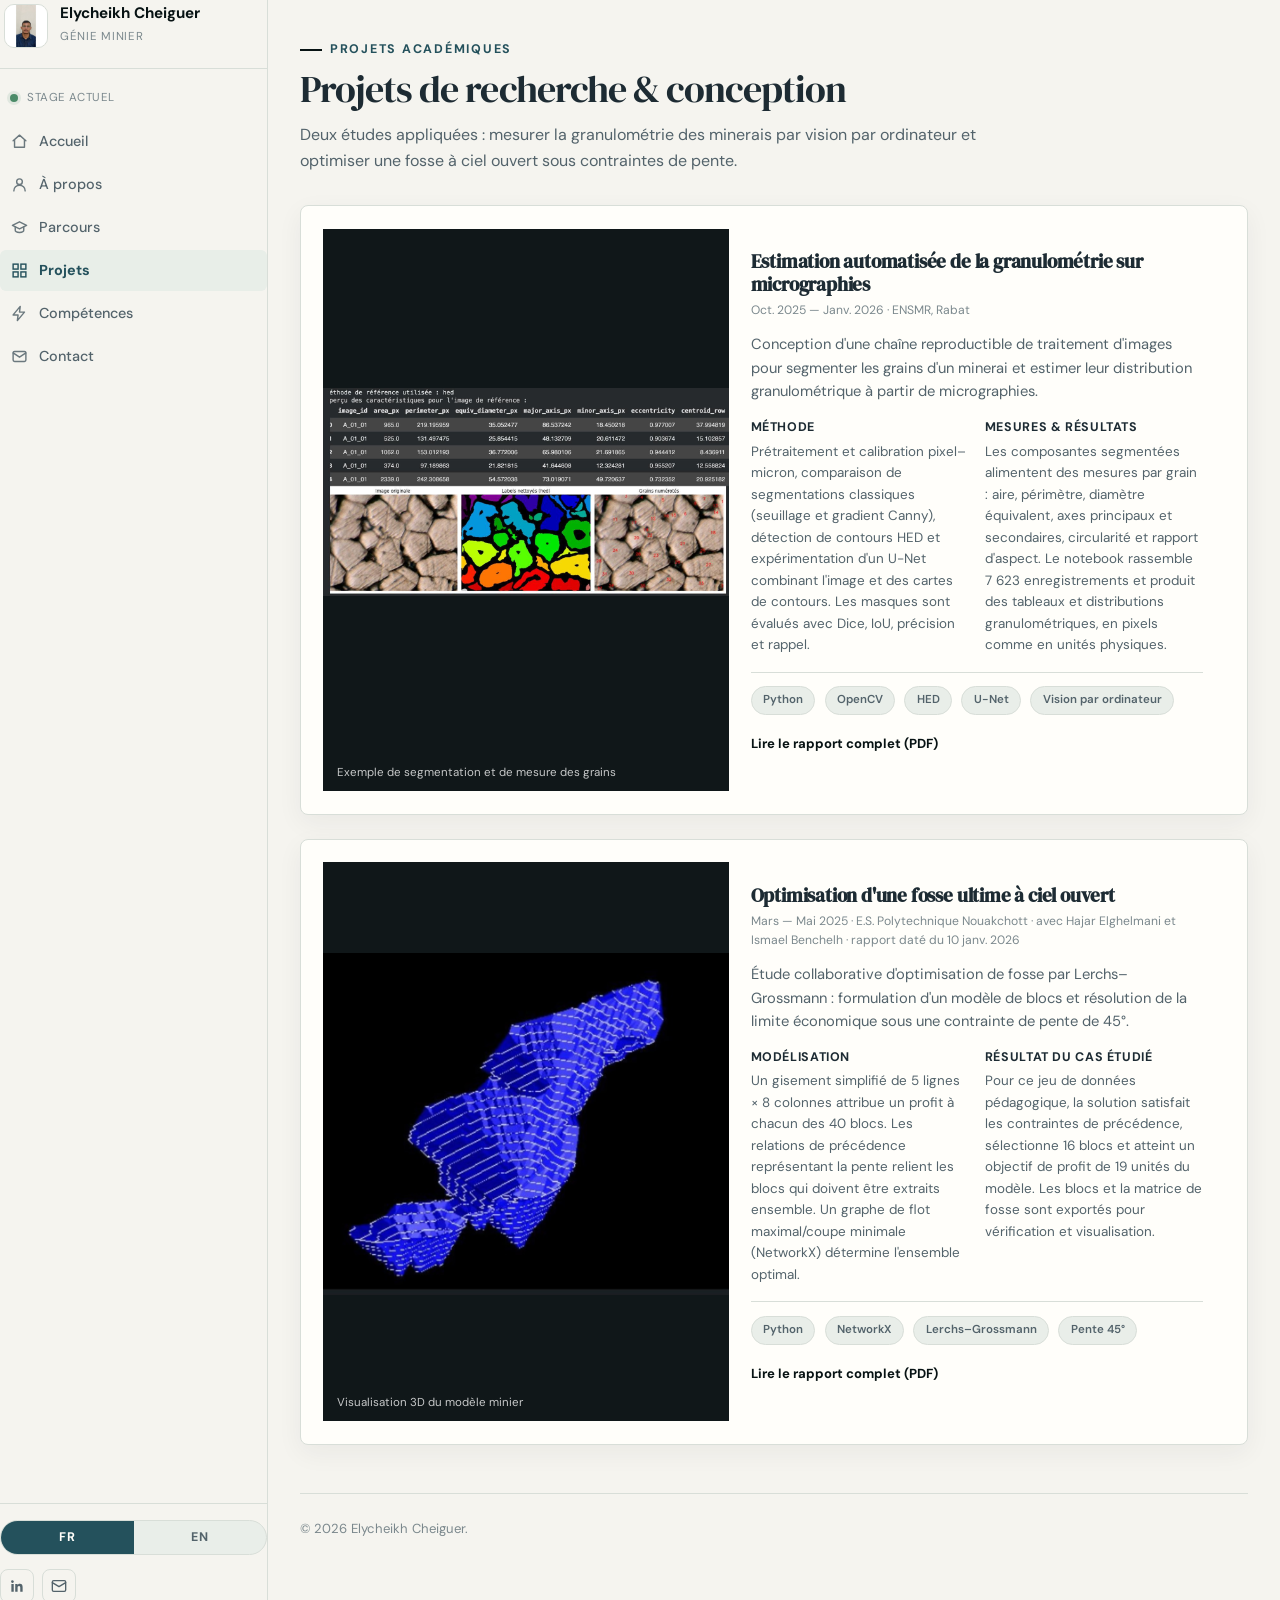
<file: projects.html>
<!DOCTYPE html>
<html lang="fr">
<head>
<meta charset="UTF-8">
<meta name="viewport" content="width=device-width, initial-scale=1.0">
<title>Elycheikh Cheiguer - Portfolio</title>
<meta name="description" content="Portfolio d'Elycheikh Cheiguer, &eacute;l&egrave;ve-ing&eacute;nieur en g&eacute;nie minier - g&eacute;otechnique, exploitation mini&egrave;re et min&eacute;ralurgie.">
<link rel="icon" href="assets/img/headshot.jpg">
<link rel="stylesheet" href="https://cdn.jsdelivr.net/npm/bootstrap@5.3.3/dist/css/bootstrap.min.css">
<link rel="preconnect" href="https://fonts.googleapis.com">
<link rel="preconnect" href="https://fonts.gstatic.com" crossorigin>
<link href="https://fonts.googleapis.com/css2?family=DM+Sans:wght@400;500;600;700&family=DM+Serif+Display&display=swap" rel="stylesheet">
<link rel="stylesheet" href="style.css">
</head>
<body>
<div class="app-shell d-flex">
  <nav class="app-sidebar offcanvas-lg offcanvas-start" tabindex="-1" id="appSidebar" aria-label="Navigation principale">
    <div class="offcanvas-header d-lg-none">
      <h2 class="offcanvas-title">Menu</h2>
      <button type="button" class="btn-close" data-bs-dismiss="offcanvas" data-bs-target="#appSidebar" aria-label="Close"></button>
    </div>
    <div class="offcanvas-body sidebar-body">
      <a class="sidebar-brand" href="index.html">
        <img src="assets/img/headshot.jpg" alt="" class="sidebar-avatar" width="44" height="44">
        <span class="sidebar-brand-text"><strong>Elycheikh Cheiguer</strong><span data-i18n="sidebar.role">G&eacute;nie Minier</span></span>
      </a>
      <div class="sidebar-presence"><span class="presence-dot" aria-hidden="true"></span><span data-i18n="hero.badge.title">Stage actuel</span></div>
      <ul class="nav flex-column sidebar-nav">
        <li class="nav-item"><a class="nav-link" data-nav href="index.html"><svg width="17" height="17" viewBox="0 0 24 24" fill="none" stroke="currentColor" stroke-width="2" stroke-linecap="round" stroke-linejoin="round"><path d="M3 11l9-8 9 8"/><path d="M5 10v10h14V10"/></svg><span data-i18n="nav.home">Accueil</span></a></li>
        <li class="nav-item"><a class="nav-link" data-nav href="about.html"><svg width="17" height="17" viewBox="0 0 24 24" fill="none" stroke="currentColor" stroke-width="2" stroke-linecap="round" stroke-linejoin="round"><circle cx="12" cy="8" r="4"/><path d="M4 21c0-4.4 3.6-8 8-8s8 3.6 8 8"/></svg><span data-i18n="nav.about">&Agrave; propos</span></a></li>
        <li class="nav-item"><a class="nav-link" data-nav href="journey.html"><svg width="17" height="17" viewBox="0 0 24 24" fill="none" stroke="currentColor" stroke-width="2" stroke-linecap="round" stroke-linejoin="round"><path d="M2 9l10-5 10 5-10 5-10-5z"/><path d="M6 11v5c0 1.7 2.7 3 6 3s6-1.3 6-3v-5"/></svg><span data-i18n="nav.education">Parcours</span></a></li>
        <li class="nav-item"><a class="nav-link active" data-nav href="projects.html" aria-current="page"><svg width="17" height="17" viewBox="0 0 24 24" fill="none" stroke="currentColor" stroke-width="2"><rect x="3" y="3" width="7" height="7"/><rect x="14" y="3" width="7" height="7"/><rect x="14" y="14" width="7" height="7"/><rect x="3" y="14" width="7" height="7"/></svg><span data-i18n="nav.projects">Projets</span></a></li>
        <li class="nav-item"><a class="nav-link" data-nav href="skills.html"><svg width="17" height="17" viewBox="0 0 24 24" fill="none" stroke="currentColor" stroke-width="2" stroke-linecap="round" stroke-linejoin="round"><path d="M13 2L3 14h7l-1 8 10-12h-7l1-8z"/></svg><span data-i18n="nav.skills">Comp&eacute;tences</span></a></li>
        <li class="nav-item"><a class="nav-link" data-nav href="contact.html"><svg width="17" height="17" viewBox="0 0 24 24" fill="none" stroke="currentColor" stroke-width="2" stroke-linecap="round" stroke-linejoin="round"><rect x="3" y="5" width="18" height="14" rx="2"/><path d="M3 7l9 6 9-6"/></svg><span data-i18n="nav.contact">Contact</span></a></li>
      </ul>
      <div class="sidebar-footer">
        <div class="lang-toggle" role="group" aria-label="Language"><button type="button" data-lang-btn="fr">FR</button><button type="button" data-lang-btn="en">EN</button></div>
        <div class="sidebar-social">
          <a href="https://www.linkedin.com/in/elycheikh-cheiguer" target="_blank" rel="noopener noreferrer" aria-label="LinkedIn"><svg width="16" height="16" viewBox="0 0 24 24" fill="currentColor"><path d="M20.45 20.45h-3.56v-5.57c0-1.33-.02-3.04-1.85-3.04-1.86 0-2.14 1.45-2.14 2.94v5.67H9.34V9h3.41v1.56h.05c.48-.9 1.64-1.85 3.37-1.85 3.6 0 4.27 2.37 4.27 5.46v6.28zM5.34 7.43a2.07 2.07 0 1 1 0-4.13 2.07 2.07 0 0 1 0 4.13zM7.12 20.45H3.56V9h3.56v11.45z"/></svg></a>
          <a href="mailto:elycheikh.cheiguer@enim.ac.ma" aria-label="Email"><svg width="16" height="16" viewBox="0 0 24 24" fill="none" stroke="currentColor" stroke-width="2" stroke-linecap="round" stroke-linejoin="round"><rect x="2" y="4" width="20" height="16" rx="2"/><path d="M22 7l-10 6L2 7"/></svg></a>
        </div>
      </div>
    </div>
  </nav>
  <main class="app-main">
    <div class="topbar-mobile d-lg-none">
      <button type="button" class="hamburger-btn" data-bs-toggle="offcanvas" data-bs-target="#appSidebar" aria-controls="appSidebar" aria-label="Menu"><svg viewBox="0 0 24 24" width="20" height="20" fill="none" stroke="currentColor" stroke-width="2" stroke-linecap="round"><line x1="3" y1="6" x2="21" y2="6"/><line x1="3" y1="12" x2="21" y2="12"/><line x1="3" y1="18" x2="21" y2="18"/></svg></button>
      <span class="mobile-brand">Elycheikh Cheiguer</span>
    </div>
    <div class="content-wrap">
<section id="projects" class="section reveal">
        <span class="section-eyebrow" data-i18n="proj.eyebrow">Projets académiques</span>
        <h2 class="section-title" data-i18n="proj.title">Projets de recherche &amp; conception</h2>
        <p class="section-lead" data-i18n="proj.lead">Deux projets menés en parallèle du cursus, mêlant modélisation minière classique et apprentissage profond.</p>

        <div class="row g-4">
          <div class="col-12">
            <article class="card project-card">
              <figure class="project-visual">
                <img src="assets/img/grain-size-segmentation.jpg" alt="Exemple d'analyse granulométrique : image de référence, grains segmentés et mesures individuelles" data-i18n-alt="proj.p1.imageAlt" width="1280" height="720" loading="lazy" decoding="async">
                <figcaption data-i18n="proj.p1.imageCaption">Exemple de segmentation et de mesure des grains</figcaption>
              </figure>
              <div class="project-content">
                <h3 data-i18n="proj.p1.title">Estimation automatisée de la granulométrie sur micrographies</h3>
                <div class="meta" data-i18n="proj.p1.meta">Oct. 2025 — Janv. 2026 · ENSMR, Rabat</div>
                <p class="project-summary" data-i18n="proj.p1.desc">Conception d'une chaîne reproductible de traitement d'images pour segmenter les grains d'un minerai et estimer leur distribution granulométrique à partir de micrographies.</p>
                <div class="project-details">
                  <div class="project-detail">
                    <h4 data-i18n="proj.p1.methodTitle">Méthode</h4>
                    <p data-i18n="proj.p1.method">Prétraitement et calibration pixel–micron, comparaison de segmentations classiques (seuillage et gradient Canny), détection de contours HED et expérimentation d'un U-Net combinant l'image et des cartes de contours. Les masques sont évalués avec Dice, IoU, précision et rappel.</p>
                  </div>
                  <div class="project-detail">
                    <h4 data-i18n="proj.p1.outputTitle">Mesures &amp; résultats</h4>
                    <p data-i18n="proj.p1.output">Les composantes segmentées alimentent des mesures par grain : aire, périmètre, diamètre équivalent, axes principaux et secondaires, circularité et rapport d'aspect. Le notebook rassemble 7&nbsp;623 enregistrements et produit des tableaux et distributions granulométriques, en pixels comme en unités physiques.</p>
                  </div>
                </div>
                <div class="project-footer">
                  <div class="project-tags">
                    <span class="badge-pill">Python</span>
                    <span class="badge-pill">OpenCV</span>
                    <span class="badge-pill">HED</span>
                    <span class="badge-pill">U-Net</span>
                    <span class="badge-pill" data-i18n="proj.p1.tag">Vision par ordinateur</span>
                  </div>
                  <a class="project-report-link" href="assets/projects/grain-size-estimation-report.pdf" target="_blank" rel="noopener noreferrer" data-i18n="proj.p1.report">Lire le rapport complet (PDF)</a>
                </div>
              </div>
            </article>
          </div>
          <div class="col-12">
            <article class="card project-card">
              <figure class="project-visual">
                <img src="assets/img/open-pit-model.jpg" alt="Visualisation 3D d'un modèle minier pour l'étude de fosse à ciel ouvert" data-i18n-alt="proj.p2.imageAlt" width="913" height="768" loading="lazy" decoding="async">
                <figcaption data-i18n="proj.p2.imageCaption">Visualisation 3D du modèle minier</figcaption>
              </figure>
              <div class="project-content">
                <h3 data-i18n="proj.p2.title">Optimisation d'une fosse ultime à ciel ouvert</h3>
                <div class="meta" data-i18n="proj.p2.meta">Mars — Mai 2025 · E.S. Polytechnique Nouakchott · rapport daté du 10 janv. 2026</div>
                <p class="project-summary" data-i18n="proj.p2.desc">Étude collaborative d'optimisation de fosse par Lerchs–Grossmann : formulation d'un modèle de blocs et résolution de la limite économique sous une contrainte de pente de 45°.</p>
                <div class="project-details">
                  <div class="project-detail">
                    <h4 data-i18n="proj.p2.methodTitle">Modélisation</h4>
                    <p data-i18n="proj.p2.method">Un gisement simplifié de 5 lignes × 8 colonnes attribue un profit à chacun des 40 blocs. Les relations de précédence représentant la pente relient les blocs qui doivent être extraits ensemble. Un graphe de flot maximal/coupe minimale (NetworkX) détermine l'ensemble optimal.</p>
                  </div>
                  <div class="project-detail">
                    <h4 data-i18n="proj.p2.outputTitle">Résultat du cas étudié</h4>
                    <p data-i18n="proj.p2.output">Pour ce jeu de données pédagogique, la solution satisfait les contraintes de précédence, sélectionne 16 blocs et atteint un objectif de profit de 19 unités du modèle. Les blocs et la matrice de fosse sont exportés pour vérification et visualisation.</p>
                  </div>
                </div>
                <div class="project-footer">
                  <div class="project-tags">
                    <span class="badge-pill">Python</span>
                    <span class="badge-pill">NetworkX</span>
                    <span class="badge-pill" data-i18n="proj.p2.tag1">Lerchs–Grossmann</span>
                    <span class="badge-pill" data-i18n="proj.p2.tag2">Pente 45°</span>
                  </div>
                  <a class="project-report-link" href="assets/projects/open-pit-optimization-report.pdf" target="_blank" rel="noopener noreferrer" data-i18n="proj.p2.report">Lire le rapport complet (PDF)</a>
                </div>
              </div>
            </article>
          </div>
        </div>
      </section>
      <footer class="site-footer">
        <span>&copy; <span id="year"></span> Elycheikh Cheiguer.</span>
      </footer>
    </div>
  </main>
</div>
<script src="https://cdn.jsdelivr.net/npm/bootstrap@5.3.3/dist/js/bootstrap.bundle.min.js"></script>
<script src="script.js"></script>
</body>
</html>
</file>
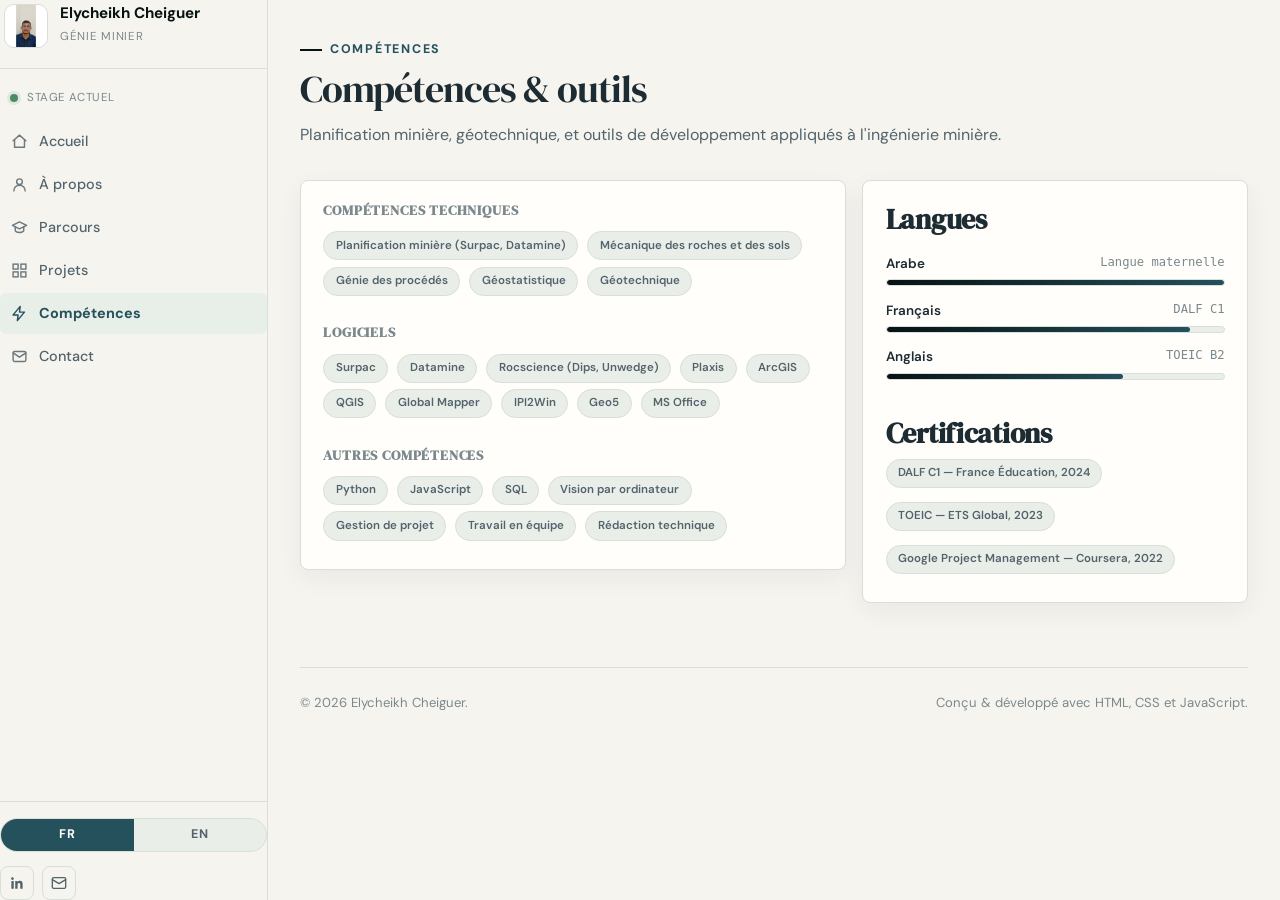
<file: skills.html>
<!DOCTYPE html>
<html lang="fr">
<head>
<meta charset="UTF-8">
<meta name="viewport" content="width=device-width, initial-scale=1.0">
<title>Elycheikh Cheiguer - Portfolio</title>
<meta name="description" content="Portfolio d'Elycheikh Cheiguer, &eacute;l&egrave;ve-ing&eacute;nieur en g&eacute;nie minier - g&eacute;otechnique, exploitation mini&egrave;re et min&eacute;ralurgie.">
<link rel="icon" href="assets/img/headshot.jpg">
<link rel="stylesheet" href="https://cdn.jsdelivr.net/npm/bootstrap@5.3.3/dist/css/bootstrap.min.css">
<link rel="preconnect" href="https://fonts.googleapis.com">
<link rel="preconnect" href="https://fonts.gstatic.com" crossorigin>
<link href="https://fonts.googleapis.com/css2?family=DM+Sans:wght@400;500;600;700&family=DM+Serif+Display&display=swap" rel="stylesheet">
<link rel="stylesheet" href="style.css">
</head>
<body>
<div class="app-shell d-flex">
  <nav class="app-sidebar offcanvas-lg offcanvas-start" tabindex="-1" id="appSidebar" aria-label="Navigation principale">
    <div class="offcanvas-header d-lg-none">
      <h2 class="offcanvas-title">Menu</h2>
      <button type="button" class="btn-close" data-bs-dismiss="offcanvas" data-bs-target="#appSidebar" aria-label="Close"></button>
    </div>
    <div class="offcanvas-body sidebar-body">
      <a class="sidebar-brand" href="index.html">
        <img src="assets/img/headshot.jpg" alt="" class="sidebar-avatar" width="44" height="44">
        <span class="sidebar-brand-text"><strong>Elycheikh Cheiguer</strong><span data-i18n="sidebar.role">G&eacute;nie Minier</span></span>
      </a>
      <div class="sidebar-presence"><span class="presence-dot" aria-hidden="true"></span><span data-i18n="hero.badge.title">Stage actuel</span></div>
      <ul class="nav flex-column sidebar-nav">
        <li class="nav-item"><a class="nav-link" data-nav href="index.html"><svg width="17" height="17" viewBox="0 0 24 24" fill="none" stroke="currentColor" stroke-width="2" stroke-linecap="round" stroke-linejoin="round"><path d="M3 11l9-8 9 8"/><path d="M5 10v10h14V10"/></svg><span data-i18n="nav.home">Accueil</span></a></li>
        <li class="nav-item"><a class="nav-link" data-nav href="about.html"><svg width="17" height="17" viewBox="0 0 24 24" fill="none" stroke="currentColor" stroke-width="2" stroke-linecap="round" stroke-linejoin="round"><circle cx="12" cy="8" r="4"/><path d="M4 21c0-4.4 3.6-8 8-8s8 3.6 8 8"/></svg><span data-i18n="nav.about">&Agrave; propos</span></a></li>
        <li class="nav-item"><a class="nav-link" data-nav href="journey.html"><svg width="17" height="17" viewBox="0 0 24 24" fill="none" stroke="currentColor" stroke-width="2" stroke-linecap="round" stroke-linejoin="round"><path d="M2 9l10-5 10 5-10 5-10-5z"/><path d="M6 11v5c0 1.7 2.7 3 6 3s6-1.3 6-3v-5"/></svg><span data-i18n="nav.education">Parcours</span></a></li>
        <li class="nav-item"><a class="nav-link" data-nav href="projects.html"><svg width="17" height="17" viewBox="0 0 24 24" fill="none" stroke="currentColor" stroke-width="2"><rect x="3" y="3" width="7" height="7"/><rect x="14" y="3" width="7" height="7"/><rect x="14" y="14" width="7" height="7"/><rect x="3" y="14" width="7" height="7"/></svg><span data-i18n="nav.projects">Projets</span></a></li>
        <li class="nav-item"><a class="nav-link active" data-nav href="skills.html" aria-current="page"><svg width="17" height="17" viewBox="0 0 24 24" fill="none" stroke="currentColor" stroke-width="2" stroke-linecap="round" stroke-linejoin="round"><path d="M13 2L3 14h7l-1 8 10-12h-7l1-8z"/></svg><span data-i18n="nav.skills">Comp&eacute;tences</span></a></li>
        <li class="nav-item"><a class="nav-link" data-nav href="contact.html"><svg width="17" height="17" viewBox="0 0 24 24" fill="none" stroke="currentColor" stroke-width="2" stroke-linecap="round" stroke-linejoin="round"><rect x="3" y="5" width="18" height="14" rx="2"/><path d="M3 7l9 6 9-6"/></svg><span data-i18n="nav.contact">Contact</span></a></li>
      </ul>
      <div class="sidebar-footer">
        <div class="lang-toggle" role="group" aria-label="Language"><button type="button" data-lang-btn="fr">FR</button><button type="button" data-lang-btn="en">EN</button></div>
        <div class="sidebar-social">
          <a href="https://www.linkedin.com/in/elycheikh-cheiguer" target="_blank" rel="noopener noreferrer" aria-label="LinkedIn"><svg width="16" height="16" viewBox="0 0 24 24" fill="currentColor"><path d="M20.45 20.45h-3.56v-5.57c0-1.33-.02-3.04-1.85-3.04-1.86 0-2.14 1.45-2.14 2.94v5.67H9.34V9h3.41v1.56h.05c.48-.9 1.64-1.85 3.37-1.85 3.6 0 4.27 2.37 4.27 5.46v6.28zM5.34 7.43a2.07 2.07 0 1 1 0-4.13 2.07 2.07 0 0 1 0 4.13zM7.12 20.45H3.56V9h3.56v11.45z"/></svg></a>
          <a href="mailto:elycheikh.cheiguer@enim.ac.ma" aria-label="Email"><svg width="16" height="16" viewBox="0 0 24 24" fill="none" stroke="currentColor" stroke-width="2" stroke-linecap="round" stroke-linejoin="round"><rect x="2" y="4" width="20" height="16" rx="2"/><path d="M22 7l-10 6L2 7"/></svg></a>
        </div>
      </div>
    </div>
  </nav>
  <main class="app-main">
    <div class="topbar-mobile d-lg-none">
      <button type="button" class="hamburger-btn" data-bs-toggle="offcanvas" data-bs-target="#appSidebar" aria-controls="appSidebar" aria-label="Menu"><svg viewBox="0 0 24 24" width="20" height="20" fill="none" stroke="currentColor" stroke-width="2" stroke-linecap="round"><line x1="3" y1="6" x2="21" y2="6"/><line x1="3" y1="12" x2="21" y2="12"/><line x1="3" y1="18" x2="21" y2="18"/></svg></button>
      <span class="mobile-brand">Elycheikh Cheiguer</span>
    </div>
    <div class="content-wrap">
<section id="skills" class="section reveal">
        <span class="section-eyebrow" data-i18n="skills.eyebrow">Compétences</span>
        <h2 class="section-title" data-i18n="skills.title">Compétences &amp; outils</h2>
        <p class="section-lead" data-i18n="skills.lead">Planification minière, géotechnique, et outils de développement appliqués à l'ingénierie minière.</p>

        <div class="row g-3">
          <div class="col-lg-7">
            <div class="card skill-group">
              <h3 data-i18n="skills.technical">Compétences techniques</h3>
              <div>
                <span class="badge-pill" data-i18n="skills.t1">Planification minière (Surpac, Datamine)</span>
                <span class="badge-pill" data-i18n="skills.t2">Mécanique des roches et des sols</span>
                <span class="badge-pill" data-i18n="skills.t3">Génie des procédés</span>
                <span class="badge-pill" data-i18n="skills.t4">Géostatistique</span>
                <span class="badge-pill" data-i18n="skills.t5">Géotechnique</span>
              </div>
              <h3 class="mt-4" data-i18n="skills.software">Logiciels</h3>
              <div>
                <span class="badge-pill">Surpac</span>
                <span class="badge-pill">Datamine</span>
                <span class="badge-pill">Rocscience (Dips, Unwedge)</span>
                <span class="badge-pill">Plaxis</span>
                <span class="badge-pill">ArcGIS</span>
                <span class="badge-pill">QGIS</span>
                <span class="badge-pill">Global Mapper</span>
                <span class="badge-pill">IPI2Win</span>
                <span class="badge-pill">Geo5</span>
                <span class="badge-pill">MS Office</span>
              </div>
              <h3 class="mt-4" data-i18n="skills.other">Autres compétences</h3>
              <div>
                <span class="badge-pill">Python</span>
                <span class="badge-pill">JavaScript</span>
                <span class="badge-pill">SQL</span>
                <span class="badge-pill" data-i18n="skills.o1">Vision par ordinateur</span>
                <span class="badge-pill" data-i18n="skills.o2">Gestion de projet</span>
                <span class="badge-pill" data-i18n="skills.o3">Travail en équipe</span>
                <span class="badge-pill" data-i18n="skills.o4">Rédaction technique</span>
              </div>
            </div>
          </div>

          <div class="col-lg-5">
            <div class="card">
              <h3 class="mb-3" data-i18n="skills.languages">Langues</h3>
              <div class="skill-bar-row">
                <div class="top"><b data-i18n="skills.lang.ar">Arabe</b><span data-i18n="skills.lang.ar.lvl">Langue maternelle</span></div>
                <div class="skill-track"><div class="skill-fill" style="width:100%"></div></div>
              </div>
              <div class="skill-bar-row">
                <div class="top"><b data-i18n="skills.lang.fr">Français</b><span>DALF C1</span></div>
                <div class="skill-track"><div class="skill-fill" style="width:90%"></div></div>
              </div>
              <div class="skill-bar-row">
                <div class="top"><b data-i18n="skills.lang.en">Anglais</b><span>TOEIC B2</span></div>
                <div class="skill-track"><div class="skill-fill" style="width:70%"></div></div>
              </div>

              <h3 class="mt-4 mb-2" data-i18n="skills.certs">Certifications</h3>
              <div class="cert-row">
                <span class="badge-pill">DALF C1 — France Éducation, 2024</span>
                <span class="badge-pill">TOEIC — ETS Global, 2023</span>
                <span class="badge-pill" data-i18n="skills.cert1">Google Project Management — Coursera, 2022</span>
              </div>
            </div>
          </div>
        </div>
      </section>
      <footer class="site-footer">
        <span>&copy; <span id="year"></span> Elycheikh Cheiguer.</span>
        <span data-i18n="footer.built">Designed &amp; built with HTML, CSS and JavaScript.</span>
      </footer>
    </div>
  </main>
</div>
<script src="https://cdn.jsdelivr.net/npm/bootstrap@5.3.3/dist/js/bootstrap.bundle.min.js"></script>
<script src="script.js"></script>
</body>
</html>
</file>
<file: style.css>
/* ============================================================
   Elycheikh Cheiguer — Portfolio
   style.css
   ============================================================ */

:root {
  --bg: #f5f4ef;
  --surface: #fffefa;
  --surface-2: #e9eee9;
  --surface-3: #d6dfd9;
  --border: #d8ded8;
  --ink: #1d2b33;
  --ink-soft: #53636b;
  --ink-faint: #7b888d;
  --accent: #24515c;
  --accent-soft: #071213;
  --accent-ink: #fffefa;
  --danger: #519cba;
  --ok: #39745e;
  --info: #557a8a;

  --font-title: "DM Serif Display", Georgia, serif;
  --font-body: "DM Sans", -apple-system, BlinkMacSystemFont, "Segoe UI", sans-serif;
  --font-data: "Segoe UI", Consolas, "Cascadia Mono", monospace;

  --shadow: 0 18px 48px rgba(32, 42, 38, 0.12);
  --shadow-sm: 0 5px 18px rgba(32, 42, 38, 0.07);
  --radius: 8px;
  --radius-sm: 6px;

  --sidebar-w: 268px;
}

* { box-sizing: border-box; }

html { scroll-behavior: smooth; }

body {
  background: var(--bg);
  color: var(--ink);
  font-family: var(--font-body);
  font-size: 16px;
  line-height: 1.6;
  margin: 0;
  -webkit-font-smoothing: antialiased;
  overflow-x: hidden;
}

img { max-width: 100%; display: block; }

a { color: var(--accent-soft); text-decoration: none; }
a:hover { color: var(--accent); }

h1, h2, h3, h4, h5, h6 {
  font-family: var(--font-title);
  color: var(--ink);
  font-weight: 700;
  letter-spacing: -0.01em;
}

::selection { background: var(--accent); color: var(--accent-ink); }

/* ---------- scrollbar ---------- */
::-webkit-scrollbar { width: 10px; height: 10px; }
::-webkit-scrollbar-track { background: var(--bg); }
::-webkit-scrollbar-thumb { background: var(--surface-3); border-radius: 8px; }
::-webkit-scrollbar-thumb:hover { background: var(--accent); }

/* ============================================================
   APP SHELL / SIDEBAR (pattern reused from the Chrono Cycle
   Camion dashboard: offcanvas-lg sidebar + mobile topbar)
   ============================================================ */

.app-shell { min-height: 100vh; }

.topbar-mobile {
  display: none;
  align-items: center;
  gap: .75rem;
  padding: .85rem 1rem;
  background: var(--surface);
  border-bottom: 1px solid var(--border);
  position: sticky;
  top: 0;
  z-index: 1030;
}

.hamburger-btn {
  background: transparent;
  border: 1px solid var(--border);
  border-radius: 8px;
  width: 40px;
  height: 40px;
  display: inline-flex;
  align-items: center;
  justify-content: center;
  color: var(--ink);
}

.topbar-mobile .mobile-brand {
  font-family: var(--font-title);
  font-weight: 700;
  color: var(--ink);
}

.app-sidebar {
  width: var(--sidebar-w);
  background: var(--surface);
  border-right: 1px solid var(--border);
}

.sidebar-body {
  display: flex;
  flex-direction: column;
  height: 100%;
  padding: 1.5rem 1.1rem;
}

.sidebar-brand {
  display: flex;
  align-items: center;
  gap: .75rem;
  padding: .25rem .25rem 1.25rem;
  border-bottom: 1px solid var(--border);
  margin-bottom: 1.1rem;
}

.sidebar-avatar {
  width: 44px;
  height: 44px;
  border-radius: 10px;
  object-fit: cover;
  border: 1px solid var(--border);
}

.sidebar-brand-text h1 {
  font-size: .95rem;
  margin: 0;
  line-height: 1.2;
}

.sidebar-brand-text strong {
  font-size: .95rem;
  display: block;
  line-height: 1.2;
}

.sidebar-brand-text span {
  font-size: .72rem;
  color: var(--ink-faint);
  text-transform: uppercase;
  letter-spacing: .06em;
}

.sidebar-nav { flex: 1; }

.sidebar-presence {
  display: flex;
  align-items: center;
  gap: .55rem;
  color: var(--ink-faint);
  font-size: .72rem;
  letter-spacing: .04em;
  text-transform: uppercase;
  margin: .15rem .65rem .85rem;
}

.presence-dot {
  width: 8px;
  height: 8px;
  border-radius: 50%;
  background: #4b8b68;
  box-shadow: 0 0 0 3px rgba(75, 139, 104, .12);
}

.nav-section-label {
  font-size: .68rem;
  text-transform: uppercase;
  letter-spacing: .09em;
  color: var(--ink-faint);
  margin: 1.1rem .5rem .4rem;
}

.app-sidebar .nav-link {
  display: flex;
  align-items: center;
  gap: .7rem;
  color: var(--ink-soft);
  border-radius: var(--radius-sm);
  padding: .55rem .7rem;
  font-size: .9rem;
  font-weight: 500;
  margin-bottom: .15rem;
  transition: background .15s ease, color .15s ease;
}

.app-sidebar .nav-link svg { flex-shrink: 0; opacity: .85; }

.app-sidebar .nav-link:hover {
  background: var(--surface-2);
  color: var(--ink);
}

.app-sidebar .nav-link.active {
  background: #e8eee8;
  color: var(--accent);
  font-weight: 700;
}
.app-sidebar .nav-link.active svg { opacity: 1; }

.sidebar-footer {
  border-top: 1px solid var(--border);
  padding-top: 1rem;
  margin-top: 1rem;
}

.lang-toggle {
  display: flex;
  border: 1px solid var(--border);
  border-radius: 999px;
  overflow: hidden;
  background: var(--surface-2);
}

.lang-toggle button {
  flex: 1;
  background: transparent;
  border: none;
  color: var(--ink-soft);
  font-size: .78rem;
  font-weight: 700;
  letter-spacing: .04em;
  padding: .4rem 0;
  cursor: pointer;
  transition: background .15s ease, color .15s ease;
}

.lang-toggle button.active {
  background: var(--accent);
  color: var(--accent-ink);
}

.sidebar-social {
  display: flex;
  gap: .5rem;
  margin-top: .85rem;
}

.sidebar-social a {
  width: 34px;
  height: 34px;
  display: inline-flex;
  align-items: center;
  justify-content: center;
  border: 1px solid var(--border);
  border-radius: 8px;
  color: var(--ink-soft);
}

.sidebar-social a:hover {
  color: var(--accent-ink);
  background: var(--accent);
  border-color: var(--accent);
}

.app-main { flex: 1; min-width: 0; }

.content-wrap {
  max-width: 1180px;
  margin: 0 auto;
  padding: 2.5rem 2rem 4rem;
}

/* ============================================================
   SECTION HEADERS
   ============================================================ */

.section { scroll-margin-top: 1.5rem; padding-top: 2.2rem; }
.section:first-child { padding-top: 0; }

.section-eyebrow {
  color: var(--accent);
  font-size: .78rem;
  font-weight: 700;
  text-transform: uppercase;
  letter-spacing: .12em;
  margin-bottom: .4rem;
  display: flex;
  align-items: center;
  gap: .5rem;
}

.section-eyebrow::before {
  content: "";
  width: 22px;
  height: 2px;
  background: var(--accent);
  display: inline-block;
}

.section-title {
  font-size: clamp(1.5rem, 2.4vw, 2rem);
  margin: 0 0 .6rem;
}

.section-lead {
  color: var(--ink-soft);
  max-width: 68ch;
  margin-bottom: 2rem;
}

/* ============================================================
   CARD (consistent with Chrono Cycle Camion .card, explicit
   color overrides to avoid Bootstrap collision)
   ============================================================ */

.card {
  background: var(--surface);
  color: var(--ink);
  border: 1px solid var(--border);
  border-radius: var(--radius);
  box-shadow: var(--shadow-sm);
  padding: 1.4rem;
  margin-bottom: 1rem;
}

.card-flat {
  background: var(--surface-2);
  border: 1px solid var(--border);
  border-radius: var(--radius-sm);
}

/* ============================================================
   HERO
   ============================================================ */

.hero {
  display: grid;
  grid-template-columns: 1.05fr .95fr;
  gap: 2.5rem;
  align-items: center;
  min-height: calc(100vh - 2.5rem);
  padding-top: 1rem;
}

.hero > * { min-width: 0; }

.hero-kicker {
  color: var(--accent);
  font-weight: 700;
  letter-spacing: .1em;
  text-transform: uppercase;
  font-size: .8rem;
  margin-bottom: .9rem;
  display: block;
}

.hero h1 {
  font-size: clamp(2.7rem, 5vw, 4.4rem);
  line-height: 1.05;
  margin-bottom: .9rem;
  font-weight: 500;
}

.hero h1 .accent-ink { color: var(--accent); }

.hero-sub {
  color: var(--ink-soft);
  font-size: 1.08rem;
  max-width: 54ch;
  margin-bottom: 1.6rem;
}

.hero-cta { display: flex; gap: .8rem; flex-wrap: wrap; margin-bottom: 1.8rem; }

.btn-accent {
  background: var(--accent);
  border: 1px solid var(--accent);
  color: var(--accent-ink);
  font-weight: 700;
  border-radius: 10px;
  padding: .65rem 1.3rem;
}
.btn-accent:hover { background: var(--accent-soft); border-color: var(--accent-soft); color: var(--accent-ink); }

.btn-outline-ghost {
  background: transparent;
  border: 1px solid var(--border);
  color: var(--ink);
  font-weight: 600;
  border-radius: 10px;
  padding: .65rem 1.3rem;
}
.btn-outline-ghost:hover { border-color: var(--accent); color: var(--accent-soft); }

.hero-stats {
  display: grid;
  grid-template-columns: repeat(3, 1fr);
  gap: .75rem;
  max-width: 480px;
}

.hero-stat {
  min-width: 0;
  background: var(--surface);
  border: 1px solid var(--border);
  border-radius: var(--radius-sm);
  padding: .8rem .6rem;
  text-align: center;
}

.hero-stat b {
  display: block;
  font-family: var(--font-data);
  font-size: 1.25rem;
  color: var(--accent);
}

.hero-stat span {
  font-size: .68rem;
  color: var(--ink-faint);
  text-transform: uppercase;
  letter-spacing: .04em;
}

.hero-portrait-wrap { position: relative; display: flex; justify-content: center; }

.hero-portrait-frame {
  position: relative;
  width: min(100%, 380px);
  border-radius: 3px 3px 72px 3px;
  overflow: hidden;
  border: 1px solid var(--border);
  box-shadow: var(--shadow);
}

.hero-portrait-frame img {
  width: 100%;
  aspect-ratio: 4 / 5;
  object-fit: cover;
}

.hero-portrait-badge {
  position: absolute;
  bottom: 14px;
  left: 14px;
  right: 14px;
  background: rgba(255, 254, 250, .92);
  backdrop-filter: blur(6px);
  border: 1px solid var(--border);
  border-radius: 10px;
  padding: .6rem .8rem;
  font-size: .78rem;
  color: var(--ink-soft);
}
.hero-portrait-badge b { color: var(--ink); }

/* ============================================================
   ABOUT
   ============================================================ */

.about-grid { display: grid; grid-template-columns: 1.3fr .7fr; gap: 1.5rem; }
.about-grid > * { min-width: 0; }

.fact-list { display: grid; gap: .65rem; }
.fact-item { display: flex; gap: .75rem; align-items: flex-start; }
.fact-item .ic {
  width: 34px; height: 34px; flex-shrink: 0;
  border-radius: 8px; background: var(--surface-2); border: 1px solid var(--border);
  display: flex; align-items: center; justify-content: center; color: var(--accent);
}
.fact-item b { display: block; font-size: .88rem; color: var(--ink); }
.fact-item span { font-size: .8rem; color: var(--ink-faint); }

/* ============================================================
   TIMELINE (education)
   ============================================================ */

.timeline { position: relative; padding-left: 1.6rem; }
.timeline::before {
  content: "";
  position: absolute;
  left: 7px; top: 6px; bottom: 6px;
  width: 2px;
  background: var(--border);
}

.timeline-item { position: relative; padding-bottom: 1.4rem; }
.timeline-item:last-child { padding-bottom: 0; }

.timeline-item::before {
  content: "";
  position: absolute;
  left: -1.6rem;
  top: 4px;
  width: 15px; height: 15px;
  border-radius: 50%;
  background: var(--surface);
  border: 2px solid var(--accent);
}

.timeline-item.is-current::before { background: var(--accent); }

.timeline-date {
  font-family: var(--font-data);
  font-size: .76rem;
  color: var(--accent);
  text-transform: uppercase;
  letter-spacing: .05em;
  margin-bottom: .15rem;
}

.timeline-item h3 { font-size: 1.02rem; margin: 0 0 .15rem; }
.timeline-item .org { color: var(--ink-soft); font-size: .86rem; margin-bottom: .3rem; }
.timeline-item p { color: var(--ink-faint); font-size: .86rem; margin: 0; }

/* ============================================================
   EXPERIENCE
   ============================================================ */

.exp-card { padding: 0; overflow: hidden; }

.exp-head {
  display: flex;
  justify-content: space-between;
  align-items: flex-start;
  gap: 1rem;
  padding: 1.3rem 1.4rem;
  flex-wrap: wrap;
}

.exp-head h3 { font-size: 1.12rem; margin: 0 0 .25rem; }
.exp-head .org { color: var(--accent-soft); font-size: .88rem; font-weight: 600; }
.exp-head .meta { color: var(--ink-faint); font-size: .8rem; margin-top: .2rem; }

.badge-pill {
  display: inline-block;
  background: var(--surface-2);
  border: 1px solid var(--border);
  color: var(--ink-soft);
  border-radius: 999px;
  font-size: .72rem;
  padding: .28rem .7rem;
  margin: 0 .35rem .35rem 0;
  font-weight: 600;
}

.exp-body {
  padding: 0 1.4rem 1.4rem;
  color: var(--ink-soft);
  font-size: .92rem;
}

.exp-body p { margin-bottom: .8rem; }

/* --- featured SNIM case study --- */

.case-study { padding: 0; }

.case-hero {
  position: relative;
  min-height: 300px;
  background-size: cover;
  background-position: center;
  display: flex;
  align-items: flex-end;
  padding: 1.6rem;
}

.case-hero::before {
  content: "";
  position: absolute; inset: 0;
  background: linear-gradient(180deg, rgba(20,21,26,.15) 0%, rgba(20,21,26,.96) 100%);
}

.case-hero-content { position: relative; z-index: 1; }
.case-hero .badge-pill { background: rgba(29,31,38,.75); }

.case-hero h3 { font-size: 1.5rem; margin: 0 0 .35rem; }
.case-hero .org { color: var(--accent-soft); font-weight: 700; font-size: .95rem; }

.case-stats {
  display: grid;
  grid-template-columns: repeat(auto-fit, minmax(110px, 1fr));
  gap: .7rem;
  padding: 1.3rem 1.6rem;
  border-bottom: 1px solid var(--border);
}

.case-stat { text-align: center; min-width: 0; }
.case-stat b { display: block; font-family: var(--font-data); font-size: 1.3rem; color: var(--accent); }
.case-stat span { font-size: .68rem; color: var(--ink-faint); text-transform: uppercase; letter-spacing: .04em; }

.case-nav {
  display: flex;
  gap: .4rem;
  padding: 1rem 1.6rem 0;
  flex-wrap: wrap;
  border-bottom: 1px solid var(--border);
}

.case-nav-btn {
  background: transparent;
  border: 1px solid var(--border);
  color: var(--ink-soft);
  border-radius: 999px 999px 0 0;
  padding: .5rem 1rem;
  font-size: .82rem;
  font-weight: 600;
  cursor: pointer;
  border-bottom: none;
  transition: background .15s ease, color .15s ease;
}

.case-nav-btn.active {
  background: var(--surface-2);
  color: var(--accent);
}

.case-pane { display: none; padding: 1.5rem 1.6rem 1.8rem; }
.case-pane.active { display: block; }

.case-pane h4 {
  font-size: .98rem;
  color: var(--ink);
  margin: 1.1rem 0 .5rem;
}
.case-pane h4:first-child { margin-top: 0; }

.case-pane p { color: var(--ink-soft); font-size: .92rem; margin-bottom: .8rem; }

.case-pane ul { padding-left: 1.2rem; color: var(--ink-soft); font-size: .9rem; margin-bottom: .9rem; }
.case-pane li { margin-bottom: .4rem; }
.case-pane li strong { color: var(--ink); }

.case-gallery {
  display: grid;
  grid-template-columns: repeat(3, 1fr);
  gap: .6rem;
  margin: .9rem 0 1.2rem;
}

.case-gallery figure {
  margin: 0;
  min-width: 0;
  border-radius: var(--radius-sm);
  overflow: hidden;
  border: 1px solid var(--border);
  background: var(--surface-2);
}

.case-gallery img { width: 100%; height: 150px; object-fit: cover; }

.case-gallery figcaption {
  font-size: .72rem;
  color: var(--ink-faint);
  padding: .5rem .6rem;
}

/* pareto bars */

.pareto {
  display: flex;
  align-items: flex-end;
  gap: .55rem;
  height: 170px;
  padding: 1rem .5rem .5rem;
  background: var(--surface-2);
  border: 1px solid var(--border);
  border-radius: var(--radius-sm);
  margin-bottom: 1.2rem;
}

.pareto-col { flex: 1; min-width: 0; display: flex; flex-direction: column; align-items: center; justify-content: flex-end; height: 100%; }

.pareto-bar {
  width: 100%;
  max-width: 34px;
  background: linear-gradient(180deg, var(--accent-soft), var(--accent));
  border-radius: 4px 4px 0 0;
}

.pareto-col:nth-child(n+4) .pareto-bar { background: var(--surface-3); }

.pareto-pct { font-family: var(--font-data); font-size: .72rem; color: var(--ink); margin-bottom: .3rem; }
.pareto-label { font-size: .64rem; color: var(--ink-faint); margin-top: .4rem; text-align: center; }

.tool-chip {
  display: inline-flex;
  align-items: center;
  gap: .4rem;
  background: var(--surface-2);
  border: 1px solid var(--border);
  border-radius: 999px;
  padding: .3rem .75rem;
  font-size: .78rem;
  color: var(--ink-soft);
  margin: 0 .4rem .4rem 0;
}

.quote-block {
  border-left: 3px solid var(--accent);
  padding: .3rem 0 .3rem 1rem;
  color: var(--ink-soft);
  font-style: italic;
  font-size: .9rem;
  margin: 1rem 0;
}

/* ============================================================
   PROJECTS
   ============================================================ */

.project-card {
  display: grid;
  grid-template-columns: minmax(0, .9fr) minmax(0, 1.1fr);
  height: 100%;
  overflow: hidden;
}

.project-visual {
  display: flex;
  flex-direction: column;
  justify-content: center;
  min-width: 0;
  margin: 0;
  background: #101719;
}

.project-visual img {
  width: 100%;
  height: 100%;
  min-height: 300px;
  object-fit: contain;
}

.project-visual figcaption {
  padding: .55rem .85rem;
  color: rgba(255, 255, 255, .76);
  font-size: .72rem;
}

.project-content { padding: 1.35rem; }
.project-card h3 { font-size: 1.2rem; margin-bottom: .3rem; }
.project-card .meta { color: var(--ink-faint); font-size: .76rem; margin-bottom: .8rem; }
.project-card .project-summary { color: var(--ink-soft); font-size: .92rem; }

.project-details {
  display: grid;
  grid-template-columns: repeat(2, minmax(0, 1fr));
  gap: 1rem;
  margin: 1rem 0;
}

.project-detail h4 {
  margin-bottom: .35rem;
  font-family: var(--font-body);
  font-size: .78rem;
  font-weight: 700;
  letter-spacing: .05em;
  text-transform: uppercase;
}

.project-detail p { margin: 0; color: var(--ink-soft); font-size: .84rem; }

.project-footer {
  display: flex;
  flex-wrap: wrap;
  align-items: center;
  justify-content: space-between;
  gap: .75rem;
  border-top: 1px solid var(--border);
  padding-top: .8rem;
}

.project-report-link { font-size: .82rem; font-weight: 700; }
.project-report-link:hover { text-decoration: underline; }

@media (max-width: 767.98px) {
  .project-card { grid-template-columns: 1fr; }
  .project-visual img { min-height: 0; aspect-ratio: 16 / 10; }
  .project-content { padding: 1.1rem; }
}

@media (max-width: 575.98px) {
  .project-details { grid-template-columns: 1fr; }
}

/* ============================================================
   SKILLS
   ============================================================ */

.skill-group h3 {
  font-size: .85rem;
  text-transform: uppercase;
  letter-spacing: .06em;
  color: var(--ink-faint);
  margin-bottom: .7rem;
}

.skill-bar-row { margin-bottom: .85rem; }
.skill-bar-row .top { display: flex; justify-content: space-between; font-size: .84rem; margin-bottom: .3rem; }
.skill-bar-row .top b { color: var(--ink); font-weight: 600; }
.skill-bar-row .top span { color: var(--ink-faint); font-family: var(--font-data); font-size: .76rem; }

.skill-track {
  height: 7px;
  background: var(--surface-2);
  border-radius: 99px;
  overflow: hidden;
  border: 1px solid var(--border);
}

.skill-fill {
  height: 100%;
  background: linear-gradient(90deg, var(--accent-soft), var(--accent));
  border-radius: 99px;
}

.cert-row { display: flex; flex-wrap: wrap; gap: .5rem; }

/* ============================================================
   CONTACT
   ============================================================ */

.contact-grid { display: grid; grid-template-columns: repeat(auto-fit, minmax(220px, 1fr)); gap: 1rem; }

.contact-card {
  display: flex;
  align-items: center;
  gap: .9rem;
  padding: 1.1rem;
  min-width: 0;
}

.contact-card > div { min-width: 0; }
.contact-card a, .contact-card span.val { word-break: break-word; }

.contact-card .ic {
  width: 42px; height: 42px; flex-shrink: 0;
  border-radius: 10px; background: var(--surface-2); border: 1px solid var(--border);
  display: flex; align-items: center; justify-content: center; color: var(--accent);
}

.contact-card b { display: block; font-size: .78rem; color: var(--ink-faint); text-transform: uppercase; letter-spacing: .04em; }
.contact-card a, .contact-card span.val { color: var(--ink); font-weight: 600; font-size: .94rem; }

/* ============================================================
   FOOTER
   ============================================================ */

.site-footer {
  border-top: 1px solid var(--border);
  margin-top: 3rem;
  padding-top: 1.5rem;
  color: var(--ink-faint);
  font-size: .82rem;
  display: flex;
  justify-content: space-between;
  flex-wrap: wrap;
  gap: .5rem;
}

a:focus-visible,
button:focus-visible {
  outline: 3px solid var(--accent-soft);
  outline-offset: 3px;
}

.section-title {
  font-size: clamp(2rem, 3vw, 2.8rem);
  letter-spacing: -.025em;
  font-weight: 500;
}

.hero-kicker,
.section-eyebrow {
  letter-spacing: .14em;
}

.card {
  border-color: var(--border);
}

.sidebar-brand {
  text-decoration: none;
}

.sidebar-brand-text {
  min-width: 0;
}

.hero-kicker {
  color: var(--accent-soft);
}

.hero-stat,
.card,
.contact-card {
  box-shadow: 0 8px 26px rgba(29, 43, 51, .055);
}

.hero-stat {
  border-radius: 3px;
}

.section-eyebrow::before {
  background: var(--accent-soft);
}

.case-hero::before {
  background: linear-gradient(180deg, rgba(20, 33, 38, .08) 0%, rgba(20, 33, 38, .92) 100%);
}

@media (prefers-reduced-motion: reduce) {
  *,
  *::before,
  *::after {
    scroll-behavior: auto !important;
    animation-duration: .01ms !important;
    animation-iteration-count: 1 !important;
    transition-duration: .01ms !important;
  }
}

/* ============================================================
   REVEAL ANIMATION
   ============================================================ */

.reveal { opacity: 0; transform: translateY(14px); transition: opacity .5s ease, transform .5s ease; }
.reveal.in { opacity: 1; transform: translateY(0); }

/* ============================================================
   RESPONSIVE
   ============================================================ */

@media (max-width: 991.98px) {
  .topbar-mobile { display: flex; }
  .content-wrap { padding: 1.6rem 1.1rem 3rem; }
  .hero { grid-template-columns: 1fr; min-height: auto; padding-top: .5rem; }
  .hero-portrait-wrap { order: -1; }
  .hero-portrait-frame { width: min(100%, 300px); }
  .about-grid { grid-template-columns: 1fr; }
  .case-gallery { grid-template-columns: repeat(2, 1fr); }
}

@media (max-width: 575.98px) {
  .hero-stats { grid-template-columns: repeat(3, 1fr); }
  .case-gallery { grid-template-columns: 1fr 1fr; }
  .case-stats { grid-template-columns: repeat(2, 1fr); }
  .site-footer { flex-direction: column; }
}
</file>
